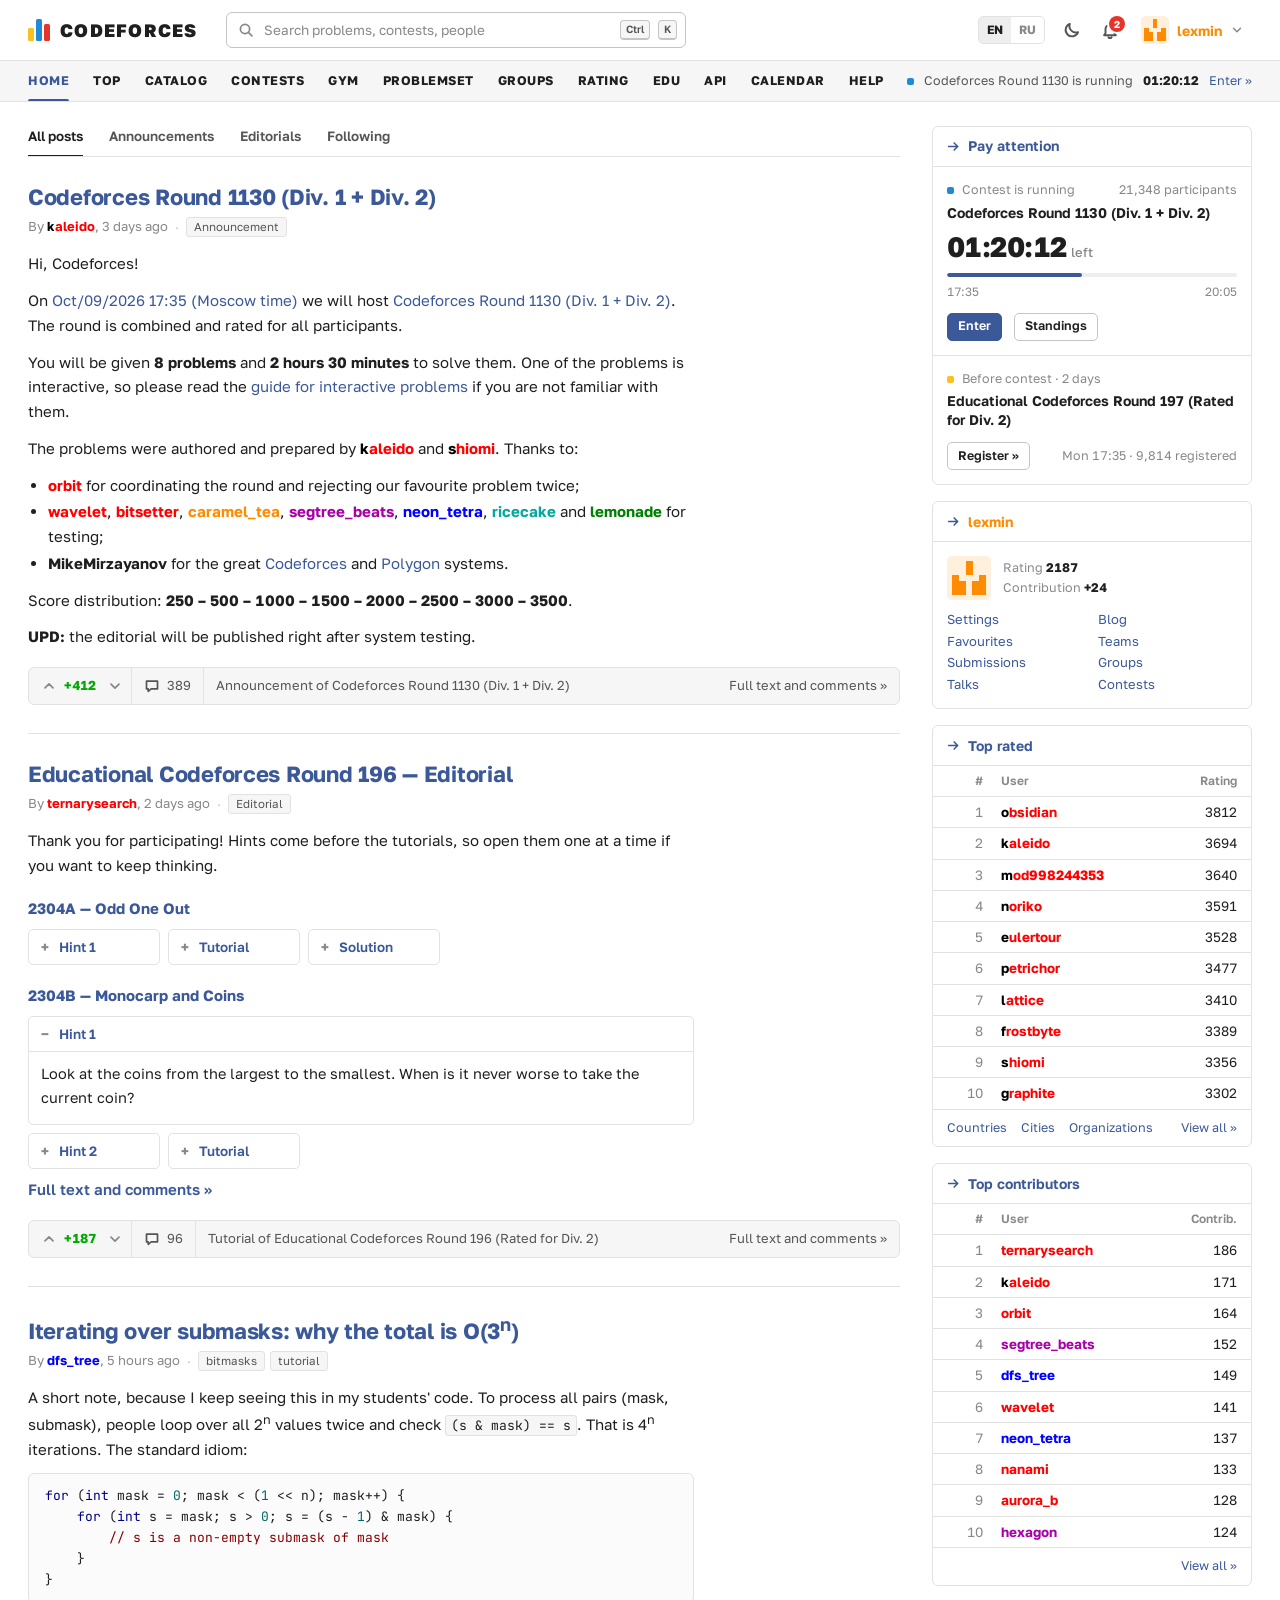
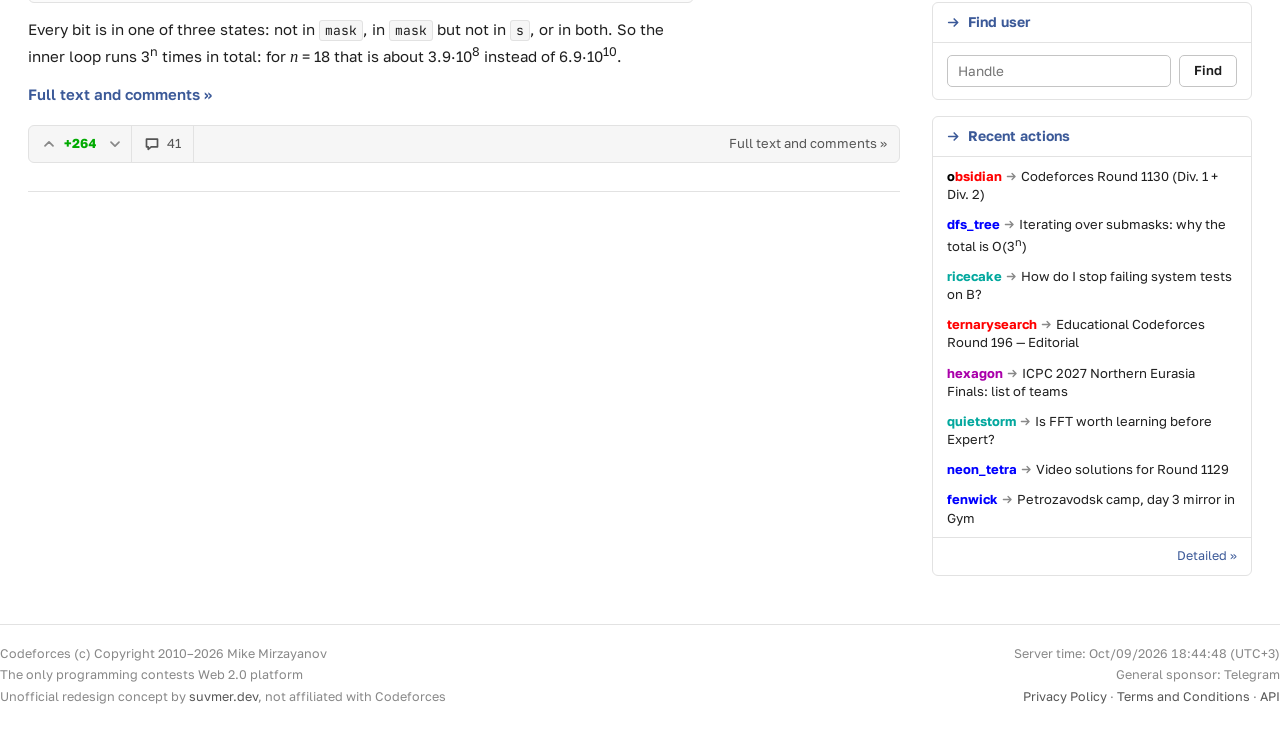
<file: index.html>
<!doctype html>
<html lang="en">
<head>
<meta charset="utf-8">
<meta name="viewport" content="width=device-width, initial-scale=1">
<title>Codeforces</title>
<link rel="stylesheet" href="assets/cf.css">
<script src="assets/shell.js"></script>
</head>
<body data-page="home">
<div id="top"></div>

<main class="wrap page">
  <div class="cols">
    <div class="feed">
      <nav class="feed-tabs" aria-label="Feed">
        <a class="on" href="#">All posts</a>
        <a href="#">Announcements</a>
        <a href="#">Editorials</a>
        <a href="#">Following</a>
      </nav>

      <article class="post">
        <h2 class="post-title"><a href="#">Codeforces Round 1130 (Div. 1 + Div. 2)</a></h2>
        <div class="post-meta">By <a class="u">kaleido</a>, 3 days ago <span class="sep">·</span> <span class="tag">Announcement</span></div>
        <div class="prose">
          <p>Hi, Codeforces!</p>
          <p>On <a href="#">Oct/09/2026 17:35 (Moscow time)</a> we will host <a href="contests.html">Codeforces Round 1130 (Div. 1 + Div. 2)</a>. The round is combined and rated for all participants.</p>
          <p>You will be given <b>8 problems</b> and <b>2 hours 30 minutes</b> to solve them. One of the problems is interactive, so please read the <a href="#">guide for interactive problems</a> if you are not familiar with them.</p>
          <p>The problems were authored and prepared by <a class="u">kaleido</a> and <a class="u">shiomi</a>. Thanks to:</p>
          <ul>
            <li><a class="u">orbit</a> for coordinating the round and rejecting our favourite problem twice;</li>
            <li><a class="u">wavelet</a>, <a class="u">bitsetter</a>, <a class="u">caramel_tea</a>, <a class="u">segtree_beats</a>, <a class="u">neon_tetra</a>, <a class="u">ricecake</a> and <a class="u">lemonade</a> for testing;</li>
            <li><a class="u admin" href="#">MikeMirzayanov</a> for the great <a href="#">Codeforces</a> and <a href="#">Polygon</a> systems.</li>
          </ul>
          <p>Score distribution: <b class="tnum">250 – 500 – 1000 – 1500 – 2000 – 2500 – 3000 – 3500</b>.</p>
          <p><b>UPD:</b> the editorial will be published right after system testing.</p>
        </div>
        <div class="post-foot">
          <div class="vote"><button aria-label="Upvote" data-icon="up"></button><b class="pos">+412</b><button aria-label="Downvote" data-icon="down"></button></div>
          <a href="#" data-icon="comment">389</a>
          <div class="grow"><a href="contests.html">Announcement of Codeforces Round 1130 (Div. 1 + Div. 2)</a></div>
          <a href="#">Full text and comments »</a>
        </div>
      </article>

      <article class="post">
        <h2 class="post-title"><a href="#">Educational Codeforces Round 196 — Editorial</a></h2>
        <div class="post-meta">By <a class="u">ternarysearch</a>, 2 days ago <span class="sep">·</span> <span class="tag">Editorial</span></div>
        <div class="prose">
          <p>Thank you for participating! Hints come before the tutorials, so open them one at a time if you want to keep thinking.</p>
          <h4><a href="problemset.html">2304A — Odd One Out</a></h4>
          <div class="spoilers">
            <details class="spoiler"><summary>Hint 1</summary><div class="sp"><p>How many distinct values can the array contain?</p></div></details>
            <details class="spoiler"><summary>Tutorial</summary><div class="sp"><p>Compare the first three elements to find the majority value, then scan for the element that differs.</p></div></details>
            <details class="spoiler"><summary>Solution</summary><div class="sp"><p>O(n) per test case.</p></div></details>
          </div>
          <h4><a href="problemset.html">2304B — Monocarp and Coins</a></h4>
          <div class="spoilers">
            <details class="spoiler" open><summary>Hint 1</summary><div class="sp"><p>Look at the coins from the largest to the smallest. When is it never worse to take the current coin?</p></div></details>
            <details class="spoiler"><summary>Hint 2</summary><div class="sp"><p>An exchange argument works here.</p></div></details>
            <details class="spoiler"><summary>Tutorial</summary><div class="sp"><p>Sort, then take greedily.</p></div></details>
          </div>
          <p><a class="more" href="#">Full text and comments »</a></p>
        </div>
        <div class="post-foot">
          <div class="vote"><button aria-label="Upvote" data-icon="up"></button><b class="pos">+187</b><button aria-label="Downvote" data-icon="down"></button></div>
          <a href="#" data-icon="comment">96</a>
          <div class="grow"><a href="contests.html">Tutorial of Educational Codeforces Round 196 (Rated for Div. 2)</a></div>
          <a href="#">Full text and comments »</a>
        </div>
      </article>

      <article class="post">
        <h2 class="post-title"><a href="#">Iterating over submasks: why the total is O(3<sup>n</sup>)</a></h2>
        <div class="post-meta">By <a class="u">dfs_tree</a>, 5 hours ago <span class="sep">·</span> <span class="tag">bitmasks</span> <span class="tag">tutorial</span></div>
        <div class="prose">
          <p>A short note, because I keep seeing this in my students' code. To process all pairs (mask, submask), people loop over all 2<sup>n</sup> values twice and check <code>(s &amp; mask) == s</code>. That is 4<sup>n</sup> iterations. The standard idiom:</p>
<pre class="codeblock" data-code>for (int mask = 0; mask &lt; (1 &lt;&lt; n); mask++) {
    for (int s = mask; s &gt; 0; s = (s - 1) &amp; mask) {
        // s is a non-empty submask of mask
    }
}</pre>
          <p>Every bit is in one of three states: not in <code>mask</code>, in <code>mask</code> but not in <code>s</code>, or in both. So the inner loop runs 3<sup>n</sup> times in total: for <i class="v">n</i> = 18 that is about 3.9·10<sup>8</sup> instead of 6.9·10<sup>10</sup>.</p>
          <p><a class="more" href="#">Full text and comments »</a></p>
        </div>
        <div class="post-foot">
          <div class="vote"><button aria-label="Upvote" data-icon="up"></button><b class="pos">+264</b><button aria-label="Downvote" data-icon="down"></button></div>
          <a href="#" data-icon="comment">41</a>
          <div class="grow"></div>
          <a href="#">Full text and comments »</a>
        </div>
      </article>
    </div>

    <aside class="aside">
      <section class="box">
        <h3 class="cap">Pay attention</h3>
        <div class="watch">
          <div class="watch-k"><span class="dot"></span>Contest is running <span class="push tnum">21,348 participants</span></div>
          <a class="watch-t" href="problem.html">Codeforces Round 1130 (Div. 1 + Div. 2)</a>
          <div class="clock"><span data-left="4813">01:20:13</span><small>left</small></div>
          <div class="bar"><i style="width:46.5%"></i></div>
          <div class="watch-meta"><span>17:35</span><span>20:05</span></div>
          <div class="watch-act"><a class="btn btn-p btn-sm" href="problem.html">Enter</a><a class="btn btn-sm" href="standings.html">Standings</a></div>
        </div>
        <div class="watch">
          <div class="watch-k"><span class="dot y"></span>Before contest · 2 days</div>
          <a class="watch-t" href="contests.html">Educational Codeforces Round 197 (Rated for Div. 2)</a>
          <div class="watch-act"><a class="btn btn-sm" href="contests.html">Register »</a><span class="push tnum">Mon 17:35 · 9,814 registered</span></div>
        </div>
      </section>

      <section class="box">
        <h3 class="cap"><a class="u">lexmin</a></h3>
        <div class="mebox">
          <span class="ava" data-ava="lexmin"></span>
          <div class="mebox-stats">Rating <b>2187</b><br>Contribution <b>+24</b></div>
        </div>
        <div class="melinks">
          <a href="#">Settings</a><a href="#">Blog</a><a href="#">Favourites</a><a href="#">Teams</a>
          <a href="#">Submissions</a><a href="#">Groups</a><a href="#">Talks</a><a href="contests.html">Contests</a>
        </div>
      </section>

      <section class="box">
        <h3 class="cap">Top rated</h3>
        <table class="tbl compact">
          <thead><tr><th class="num">#</th><th>User</th><th class="num">Rating</th></tr></thead>
          <tbody>
            <tr><td class="num muted">1</td><td><a class="u">obsidian</a></td><td class="num">3812</td></tr>
            <tr><td class="num muted">2</td><td><a class="u">kaleido</a></td><td class="num">3694</td></tr>
            <tr><td class="num muted">3</td><td><a class="u">mod998244353</a></td><td class="num">3640</td></tr>
            <tr><td class="num muted">4</td><td><a class="u">noriko</a></td><td class="num">3591</td></tr>
            <tr><td class="num muted">5</td><td><a class="u">eulertour</a></td><td class="num">3528</td></tr>
            <tr><td class="num muted">6</td><td><a class="u">petrichor</a></td><td class="num">3477</td></tr>
            <tr><td class="num muted">7</td><td><a class="u">lattice</a></td><td class="num">3410</td></tr>
            <tr><td class="num muted">8</td><td><a class="u">frostbyte</a></td><td class="num">3389</td></tr>
            <tr><td class="num muted">9</td><td><a class="u">shiomi</a></td><td class="num">3356</td></tr>
            <tr><td class="num muted">10</td><td><a class="u">graphite</a></td><td class="num">3302</td></tr>
          </tbody>
        </table>
        <div class="box-foot"><a href="#">Countries</a><a href="#">Cities</a><a href="#">Organizations</a><a class="push" href="#">View all »</a></div>
      </section>

      <section class="box">
        <h3 class="cap">Top contributors</h3>
        <table class="tbl compact">
          <thead><tr><th class="num">#</th><th>User</th><th class="num">Contrib.</th></tr></thead>
          <tbody>
            <tr><td class="num muted">1</td><td><a class="u">ternarysearch</a></td><td class="num">186</td></tr>
            <tr><td class="num muted">2</td><td><a class="u">kaleido</a></td><td class="num">171</td></tr>
            <tr><td class="num muted">3</td><td><a class="u">orbit</a></td><td class="num">164</td></tr>
            <tr><td class="num muted">4</td><td><a class="u">segtree_beats</a></td><td class="num">152</td></tr>
            <tr><td class="num muted">5</td><td><a class="u">dfs_tree</a></td><td class="num">149</td></tr>
            <tr><td class="num muted">6</td><td><a class="u">wavelet</a></td><td class="num">141</td></tr>
            <tr><td class="num muted">7</td><td><a class="u">neon_tetra</a></td><td class="num">137</td></tr>
            <tr><td class="num muted">8</td><td><a class="u">nanami</a></td><td class="num">133</td></tr>
            <tr><td class="num muted">9</td><td><a class="u">aurora_b</a></td><td class="num">128</td></tr>
            <tr><td class="num muted">10</td><td><a class="u">hexagon</a></td><td class="num">124</td></tr>
          </tbody>
        </table>
        <div class="box-foot"><a class="push" href="#">View all »</a></div>
      </section>

      <section class="box">
        <h3 class="cap">Find user</h3>
        <form class="find" onsubmit="return false"><input class="input" placeholder="Handle" aria-label="Handle"><button class="btn">Find</button></form>
      </section>

      <section class="box">
        <h3 class="cap">Recent actions</h3>
        <ul class="ra">
          <li><a class="u">obsidian</a><span class="ar"></span><a href="#">Codeforces Round 1130 (Div. 1 + Div. 2)</a></li>
          <li><a class="u">dfs_tree</a><span class="ar"></span><a href="#">Iterating over submasks: why the total is O(3<sup>n</sup>)</a></li>
          <li><a class="u">ricecake</a><span class="ar"></span><a href="#">How do I stop failing system tests on B?</a></li>
          <li><a class="u">ternarysearch</a><span class="ar"></span><a href="#">Educational Codeforces Round 196 — Editorial</a></li>
          <li><a class="u">hexagon</a><span class="ar"></span><a href="#">ICPC 2027 Northern Eurasia Finals: list of teams</a></li>
          <li><a class="u">quietstorm</a><span class="ar"></span><a href="#">Is FFT worth learning before Expert?</a></li>
          <li><a class="u">neon_tetra</a><span class="ar"></span><a href="#">Video solutions for Round 1129</a></li>
          <li><a class="u">fenwick</a><span class="ar"></span><a href="#">Petrozavodsk camp, day 3 mirror in Gym</a></li>
        </ul>
        <div class="box-foot"><a class="push" href="#">Detailed »</a></div>
      </section>
    </aside>
  </div>
</main>

<div id="bottom"></div>
</body>
</html>
</file>
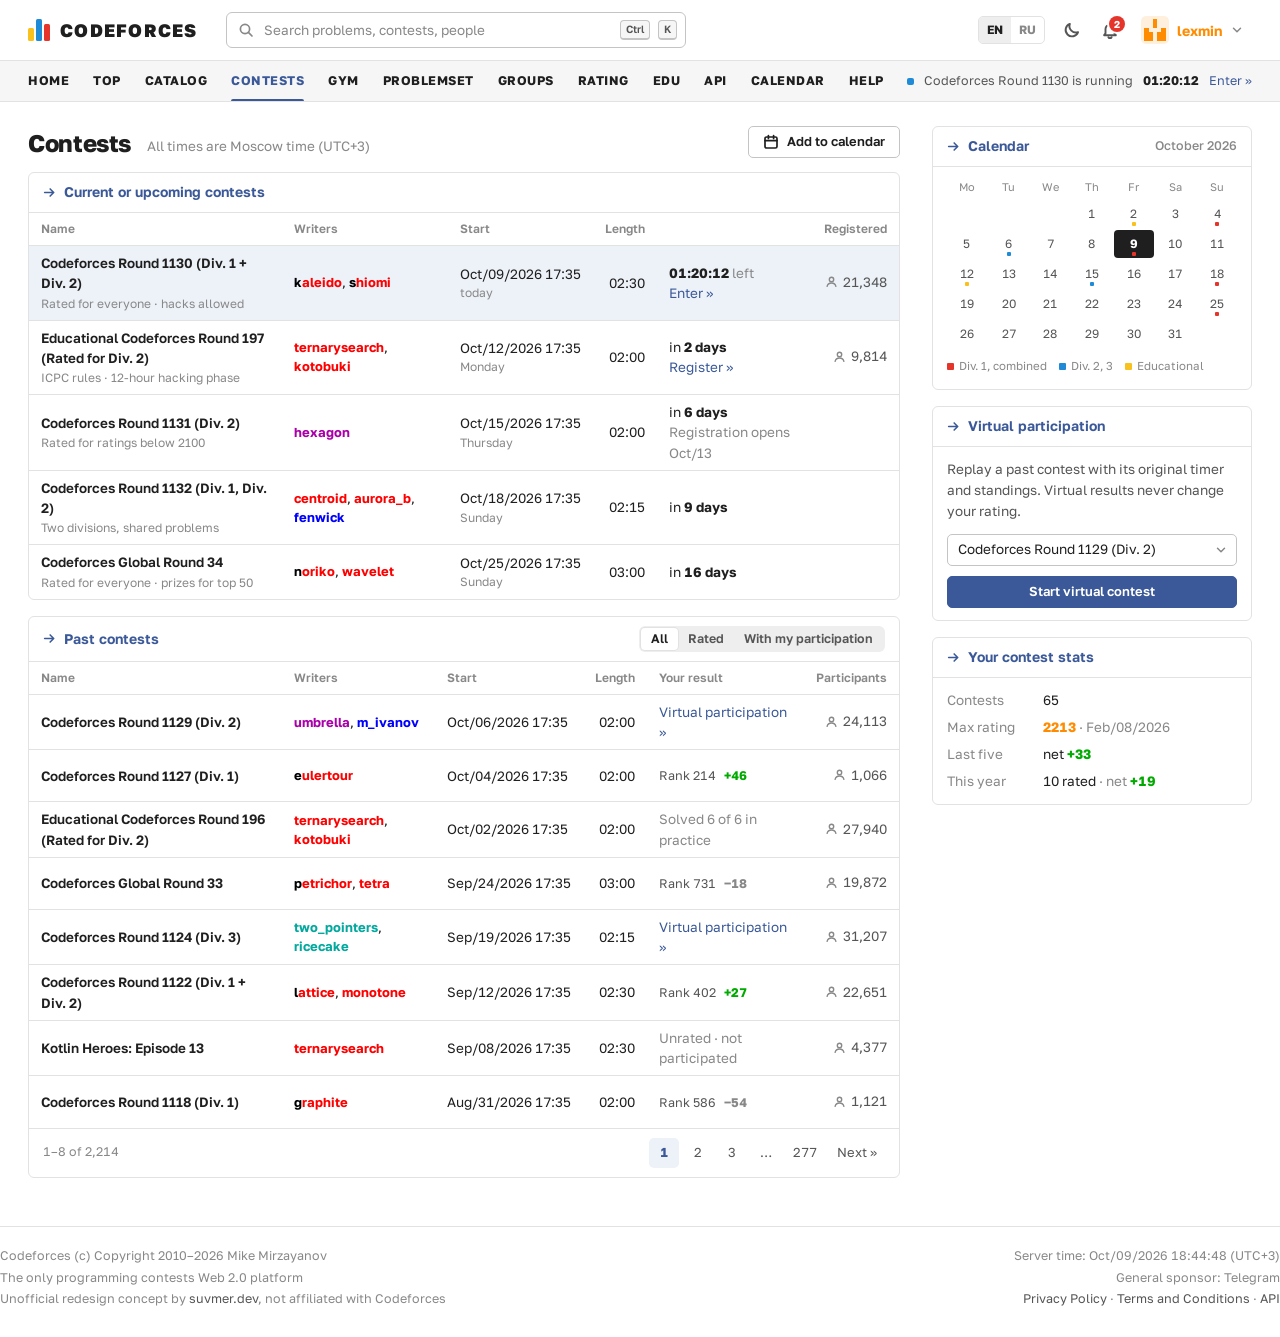
<file: contests.html>
<!doctype html>
<html lang="en">
<head>
<meta charset="utf-8">
<meta name="viewport" content="width=device-width, initial-scale=1">
<title>Contests — Codeforces</title>
<link rel="stylesheet" href="assets/cf.css">
<script src="assets/shell.js"></script>
</head>
<body data-page="contests">
<div id="top"></div>

<main class="wrap page">
  <div class="cols">
    <div>
      <div class="page-head">
        <h1 class="page-title">Contests</h1>
        <span class="page-sub">All times are Moscow time (UTC+3)</span>
        <a class="btn push" href="#" data-icon="cal">Add to calendar</a>
      </div>

      <section class="box">
        <h2 class="cap">Current or upcoming contests</h2>
        <table class="tbl ct">
          <thead><tr><th>Name</th><th>Writers</th><th>Start</th><th class="num">Length</th><th></th><th class="num">Registered</th></tr></thead>
          <tbody>
            <tr class="running">
              <td class="cn"><a href="problem.html">Codeforces Round 1130 (Div. 1 + Div. 2)</a><span class="sub">Rated for everyone · hacks allowed</span></td>
              <td class="writers"><a class="u">kaleido</a>, <a class="u">shiomi</a></td>
              <td class="when">Oct/09/2026 17:35<small>today</small></td>
              <td class="num">02:30</td>
              <td class="left"><b data-left="4813">01:20:13</b> <span class="muted">left</span><br><a href="problem.html">Enter »</a></td>
              <td class="num"><span class="reg" data-icon="user">21,348</span></td>
            </tr>
            <tr>
              <td class="cn"><a href="#">Educational Codeforces Round 197 (Rated for Div. 2)</a><span class="sub">ICPC rules · 12-hour hacking phase</span></td>
              <td class="writers"><a class="u">ternarysearch</a>, <a class="u">kotobuki</a></td>
              <td class="when">Oct/12/2026 17:35<small>Monday</small></td>
              <td class="num">02:00</td>
              <td class="left">in <b>2 days</b><br><a href="#">Register »</a></td>
              <td class="num"><span class="reg" data-icon="user">9,814</span></td>
            </tr>
            <tr>
              <td class="cn"><a href="#">Codeforces Round 1131 (Div. 2)</a><span class="sub">Rated for ratings below 2100</span></td>
              <td class="writers"><a class="u">hexagon</a></td>
              <td class="when">Oct/15/2026 17:35<small>Thursday</small></td>
              <td class="num">02:00</td>
              <td class="left">in <b>6 days</b><br><span class="muted">Registration opens Oct/13</span></td>
              <td class="num"></td>
            </tr>
            <tr>
              <td class="cn"><a href="#">Codeforces Round 1132 (Div. 1, Div. 2)</a><span class="sub">Two divisions, shared problems</span></td>
              <td class="writers"><a class="u">centroid</a>, <a class="u">aurora_b</a>, <a class="u">fenwick</a></td>
              <td class="when">Oct/18/2026 17:35<small>Sunday</small></td>
              <td class="num">02:15</td>
              <td class="left">in <b>9 days</b></td>
              <td class="num"></td>
            </tr>
            <tr>
              <td class="cn"><a href="#">Codeforces Global Round 34</a><span class="sub">Rated for everyone · prizes for top 50</span></td>
              <td class="writers"><a class="u">noriko</a>, <a class="u">wavelet</a></td>
              <td class="when">Oct/25/2026 17:35<small>Sunday</small></td>
              <td class="num">03:00</td>
              <td class="left">in <b>16 days</b></td>
              <td class="num"></td>
            </tr>
          </tbody>
        </table>
      </section>

      <section class="box" style="margin-top:16px">
        <h2 class="cap">Past contests
          <span class="cap-x"><span class="seg"><button class="on">All</button><button>Rated</button><button>With my participation</button></span></span>
        </h2>
        <table class="tbl ct">
          <thead><tr><th>Name</th><th>Writers</th><th>Start</th><th class="num">Length</th><th>Your result</th><th class="num">Participants</th></tr></thead>
          <tbody>
            <tr>
              <td class="cn"><a href="#">Codeforces Round 1129 (Div. 2)</a></td>
              <td class="writers"><a class="u">umbrella</a>, <a class="u">m_ivanov</a></td>
              <td class="when">Oct/06/2026 17:35</td>
              <td class="num">02:00</td>
              <td><a href="#">Virtual participation »</a></td>
              <td class="num"><span class="reg" data-icon="user">24,113</span></td>
            </tr>
            <tr>
              <td class="cn"><a href="standings.html">Codeforces Round 1127 (Div. 1)</a></td>
              <td class="writers"><a class="u">eulertour</a></td>
              <td class="when">Oct/04/2026 17:35</td>
              <td class="num">02:00</td>
              <td><span class="mine"><span class="rkv">Rank 214</span><span class="delta pos">+46</span></span></td>
              <td class="num"><span class="reg" data-icon="user">1,066</span></td>
            </tr>
            <tr>
              <td class="cn"><a href="#">Educational Codeforces Round 196 (Rated for Div. 2)</a></td>
              <td class="writers"><a class="u">ternarysearch</a>, <a class="u">kotobuki</a></td>
              <td class="when">Oct/02/2026 17:35</td>
              <td class="num">02:00</td>
              <td><span class="muted">Solved 6 of 6 in practice</span></td>
              <td class="num"><span class="reg" data-icon="user">27,940</span></td>
            </tr>
            <tr>
              <td class="cn"><a href="standings.html">Codeforces Global Round 33</a></td>
              <td class="writers"><a class="u">petrichor</a>, <a class="u">tetra</a></td>
              <td class="when">Sep/24/2026 17:35</td>
              <td class="num">03:00</td>
              <td><span class="mine"><span class="rkv">Rank 731</span><span class="delta neg">−18</span></span></td>
              <td class="num"><span class="reg" data-icon="user">19,872</span></td>
            </tr>
            <tr>
              <td class="cn"><a href="#">Codeforces Round 1124 (Div. 3)</a></td>
              <td class="writers"><a class="u">two_pointers</a>, <a class="u">ricecake</a></td>
              <td class="when">Sep/19/2026 17:35</td>
              <td class="num">02:15</td>
              <td><a href="#">Virtual participation »</a></td>
              <td class="num"><span class="reg" data-icon="user">31,207</span></td>
            </tr>
            <tr>
              <td class="cn"><a href="standings.html">Codeforces Round 1122 (Div. 1 + Div. 2)</a></td>
              <td class="writers"><a class="u">lattice</a>, <a class="u">monotone</a></td>
              <td class="when">Sep/12/2026 17:35</td>
              <td class="num">02:30</td>
              <td><span class="mine"><span class="rkv">Rank 402</span><span class="delta pos">+27</span></span></td>
              <td class="num"><span class="reg" data-icon="user">22,651</span></td>
            </tr>
            <tr>
              <td class="cn"><a href="#">Kotlin Heroes: Episode 13</a></td>
              <td class="writers"><a class="u">ternarysearch</a></td>
              <td class="when">Sep/08/2026 17:35</td>
              <td class="num">02:30</td>
              <td><span class="muted">Unrated · not participated</span></td>
              <td class="num"><span class="reg" data-icon="user">4,377</span></td>
            </tr>
            <tr>
              <td class="cn"><a href="standings.html">Codeforces Round 1118 (Div. 1)</a></td>
              <td class="writers"><a class="u">graphite</a></td>
              <td class="when">Aug/31/2026 17:35</td>
              <td class="num">02:00</td>
              <td><span class="mine"><span class="rkv">Rank 586</span><span class="delta neg">−54</span></span></td>
              <td class="num"><span class="reg" data-icon="user">1,121</span></td>
            </tr>
          </tbody>
        </table>
        <div class="box-foot"><span class="muted tnum">1–8 of 2,214</span><nav class="pager push"><span class="on">1</span><a href="#">2</a><a href="#">3</a><span>…</span><a href="#">277</a><a href="#">Next »</a></nav></div>
      </section>
    </div>

    <aside class="aside">
      <section class="box">
        <h3 class="cap">Calendar <span class="cap-x">October 2026</span></h3>
        <div class="cal">
          <div class="cal-g" id="cal"></div>
          <div class="cal-key"><span><i style="background:var(--logo-r)"></i>Div. 1, combined</span><span><i style="background:var(--logo-b)"></i>Div. 2, 3</span><span><i style="background:var(--logo-y)"></i>Educational</span></div>
        </div>
      </section>

      <section class="box">
        <h3 class="cap">Virtual participation</h3>
        <div class="box-body" style="font-size:13.5px;line-height:1.55">
          <p class="soft" style="margin-bottom:12px">Replay a past contest with its original timer and standings. Virtual results never change your rating.</p>
          <select class="select" aria-label="Contest"><option>Codeforces Round 1129 (Div. 2)</option></select>
          <button class="btn btn-p" style="margin-top:10px;width:100%">Start virtual contest</button>
        </div>
      </section>

      <section class="box">
        <h3 class="cap">Your contest stats</h3>
        <div class="box-body">
          <dl class="facts" style="margin:0;font-size:13.5px">
            <dt>Contests</dt><dd class="tnum">65</dd>
            <dt>Max rating</dt><dd class="tnum"><b class="r-master">2213</b> <span class="muted">· Feb/08/2026</span></dd>
            <dt>Last five</dt><dd>net <span class="delta pos">+33</span></dd>
            <dt>This year</dt><dd class="tnum">10 rated <span class="muted">· net</span> <span class="delta pos">+19</span></dd>
          </dl>
        </div>
      </section>
    </aside>
  </div>
</main>

<div id="bottom"></div>

<script>
document.addEventListener('DOMContentLoaded', () => {
  // October 2026 starts on a Thursday
  const kinds = { 2: 'edu', 4: 'div1', 6: 'has', 9: 'div1', 12: 'edu', 15: 'has', 18: 'div1', 25: 'div1' };
  const head = ['Mo', 'Tu', 'We', 'Th', 'Fr', 'Sa', 'Su'].map(d => `<span class="dn">${d}</span>`).join('');
  let cells = '';
  for (let i = 0; i < 3; i++) cells += '<span class="out">0</span>';
  for (let d = 1; d <= 31; d++) {
    const k = kinds[d];
    const cls = [d === 9 ? 'today' : '', k ? 'has' : '', k && k !== 'has' ? k : ''].filter(Boolean).join(' ');
    cells += `<span class="${cls}">${d}</span>`;
  }
  document.getElementById('cal').innerHTML = head + cells;
});
</script>
</body>
</html>
</file>
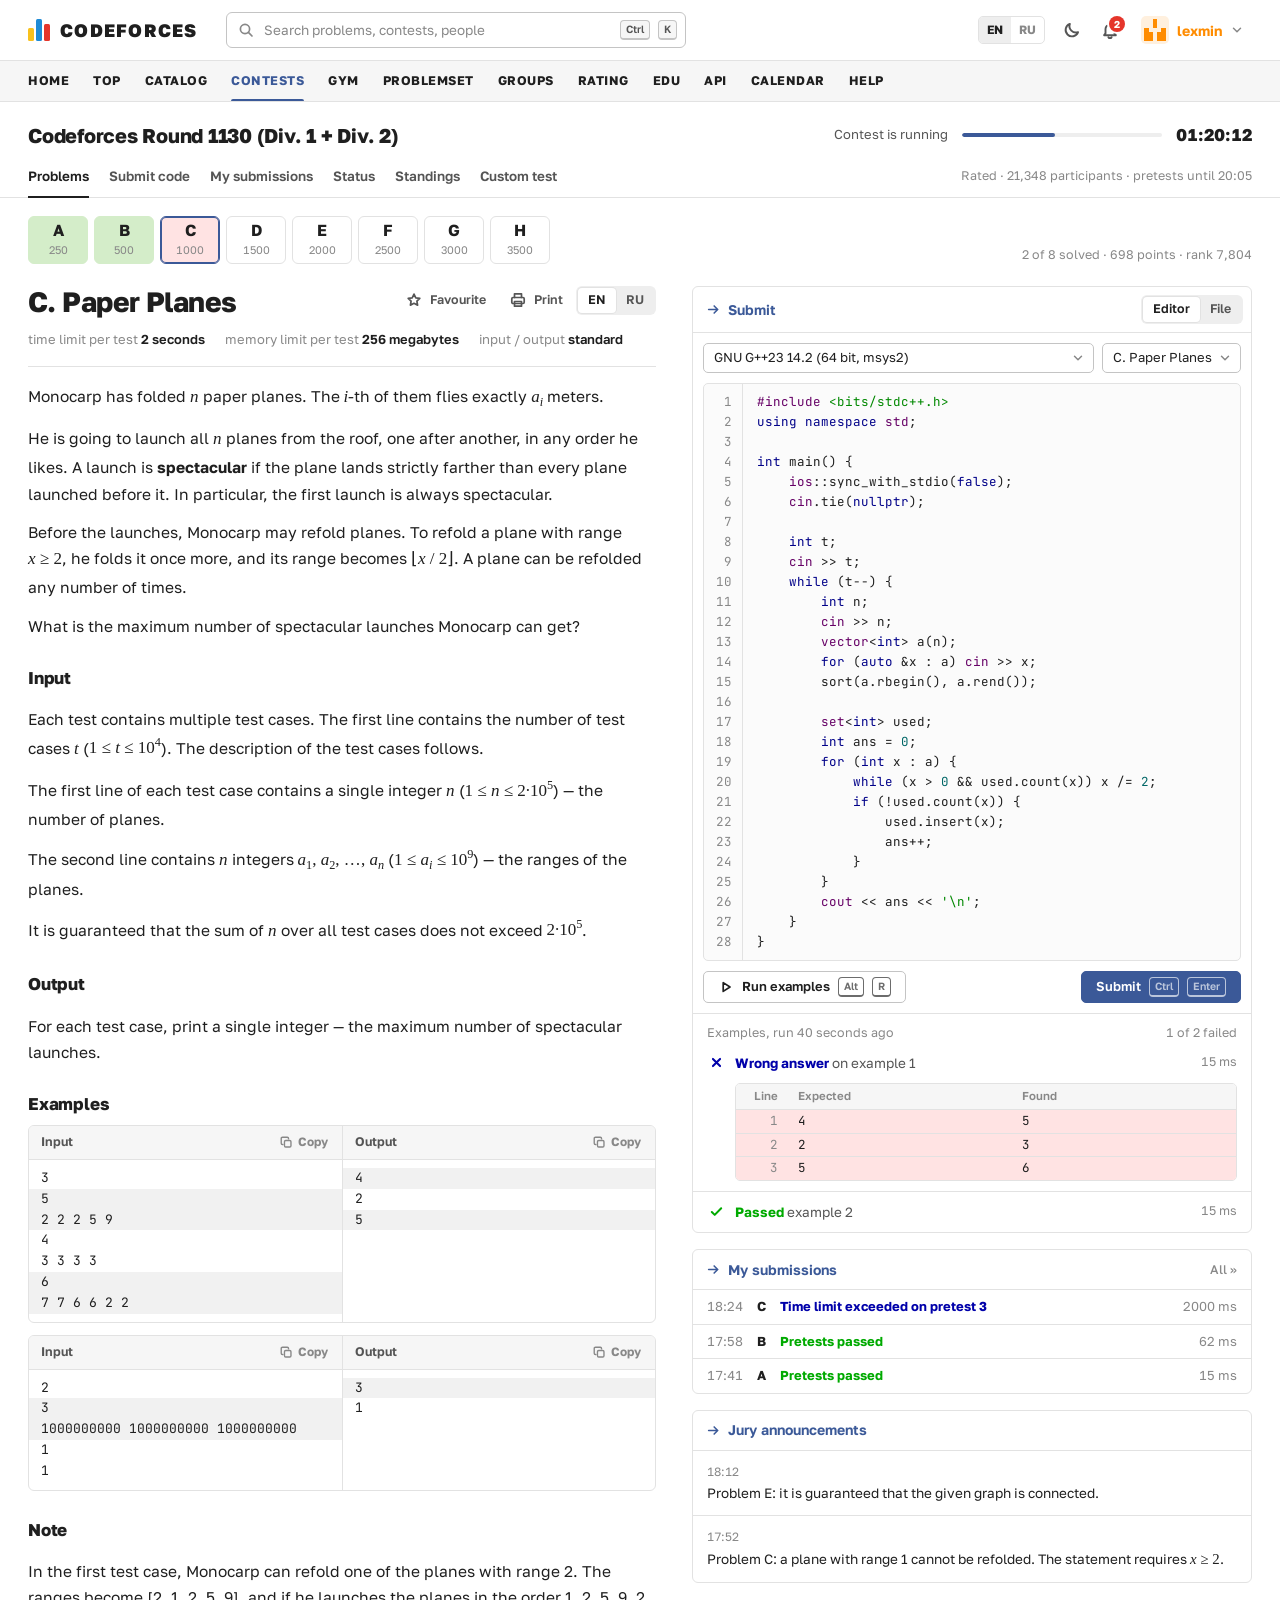
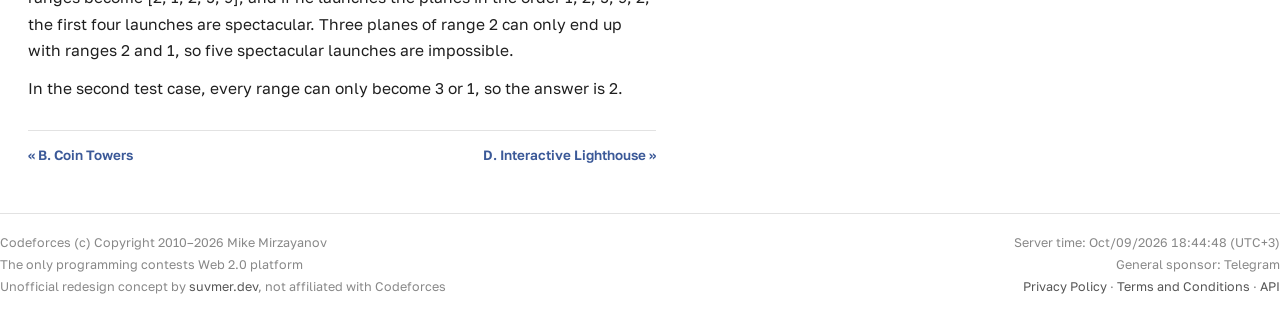
<file: problem.html>
<!doctype html>
<html lang="en">
<head>
<meta charset="utf-8">
<meta name="viewport" content="width=device-width, initial-scale=1">
<title>C. Paper Planes — Codeforces Round 1130</title>
<link rel="stylesheet" href="assets/cf.css">
<script src="assets/shell.js"></script>
</head>
<body data-page="contests" data-live="off">
<div id="top"></div>

<section class="cbar"><div class="wrap">
  <div class="cbar-top">
    <h1 class="cbar-name"><a href="contests.html">Codeforces Round 1130 (Div. 1 + Div. 2)</a></h1>
    <div class="phase">
      <span>Contest is running</span>
      <span class="bar"><i style="width:46.5%"></i></span>
      <b data-left="4813">01:20:13</b>
    </div>
  </div>
  <nav class="subnav" aria-label="Contest">
    <a class="on" href="problem.html">Problems</a>
    <a href="#">Submit code</a>
    <a href="#">My submissions</a>
    <a href="#">Status</a>
    <a href="standings.html">Standings</a>
    <a href="#">Custom test</a>
    <span class="meta">Rated · 21,348 participants · pretests until 20:05</span>
  </nav>
</div></section>

<main class="wrap page" style="padding-top:0">
  <nav class="pstrip" aria-label="Problems">
    <a class="solved" href="#" title="A. Odd Socks — pretests passed"><b>A</b><small>250</small></a>
    <a class="solved" href="#" title="B. Coin Towers — pretests passed"><b>B</b><small>500</small></a>
    <a class="tried on" id="tile-c" href="#" aria-current="page" title="C. Paper Planes — 1 rejected attempt"><b>C</b><small>1000</small></a>
    <a href="#" title="D. Interactive Lighthouse"><b>D</b><small>1500</small></a>
    <a href="#" title="E. Bridges and Tolls"><b>E</b><small>2000</small></a>
    <a href="#" title="F. Counting Palindromic Cuts"><b>F</b><small>2500</small></a>
    <a href="#" title="G. Persistent Forest"><b>G</b><small>3000</small></a>
    <a href="#" title="H. Space Telegraph"><b>H</b><small>3500</small></a>
    <span class="note tnum" id="pnote">2 of 8 solved · 698 points · rank 7,804</span>
  </nav>

  <div class="pgrid">
    <article class="statement">
      <div class="p-headline">
        <h2 class="p-title">C. Paper Planes</h2>
        <div class="p-actions">
          <button class="btn btn-ghost btn-sm" data-icon="star">Favourite</button>
          <button class="btn btn-ghost btn-sm" data-icon="print">Print</button>
          <div class="seg"><button class="on">EN</button><button>RU</button></div>
        </div>
      </div>
      <div class="limits">
        <span>time limit per test <b>2 seconds</b></span>
        <span>memory limit per test <b>256 megabytes</b></span>
        <span>input / output <b>standard</b></span>
      </div>

      <div class="prose">
        <p>Monocarp has folded <i class="v">n</i> paper planes. The <i class="v">i</i>-th of them flies exactly <span class="mx"><i>a</i><sub><i>i</i></sub></span> meters.</p>
        <p>He is going to launch all <i class="v">n</i> planes from the roof, one after another, in any order he likes. A launch is <b>spectacular</b> if the plane lands strictly farther than every plane launched before it. In particular, the first launch is always spectacular.</p>
        <p>Before the launches, Monocarp may refold planes. To refold a plane with range <span class="mx"><i>x</i> ≥ 2</span>, he folds it once more, and its range becomes <span class="mx">⌊<i>x</i> / 2⌋</span>. A plane can be refolded any number of times.</p>
        <p>What is the maximum number of spectacular launches Monocarp can get?</p>
      </div>

      <h3 class="sec-h">Input</h3>
      <div class="prose">
        <p>Each test contains multiple test cases. The first line contains the number of test cases <i class="v">t</i> (<span class="mx">1 ≤ <i>t</i> ≤ 10<sup>4</sup></span>). The description of the test cases follows.</p>
        <p>The first line of each test case contains a single integer <i class="v">n</i> (<span class="mx">1 ≤ <i>n</i> ≤ 2·10<sup>5</sup></span>) — the number of planes.</p>
        <p>The second line contains <i class="v">n</i> integers <span class="mx"><i>a</i><sub>1</sub>, <i>a</i><sub>2</sub>, …, <i>a</i><sub><i>n</i></sub></span> (<span class="mx">1 ≤ <i>a</i><sub><i>i</i></sub> ≤ 10<sup>9</sup></span>) — the ranges of the planes.</p>
        <p>It is guaranteed that the sum of <i class="v">n</i> over all test cases does not exceed <span class="mx">2·10<sup>5</sup></span>.</p>
      </div>

      <h3 class="sec-h">Output</h3>
      <div class="prose"><p>For each test case, print a single integer — the maximum number of spectacular launches.</p></div>

      <h3 class="sec-h">Examples</h3>
      <div class="ex">
        <div class="ex-col">
          <div class="ex-h">Input <button class="copy" data-copy="ex1-in" data-icon="copy"><b>Copy</b></button></div>
          <pre id="ex1-in"><span>3</span><span class="alt">5</span><span class="alt">2 2 2 5 9</span><span>4</span><span>3 3 3 3</span><span class="alt">6</span><span class="alt">7 7 6 6 2 2</span></pre>
        </div>
        <div class="ex-col">
          <div class="ex-h">Output <button class="copy" data-copy="ex1-out" data-icon="copy"><b>Copy</b></button></div>
          <pre id="ex1-out"><span class="alt">4</span><span>2</span><span class="alt">5</span></pre>
        </div>
      </div>
      <div class="ex">
        <div class="ex-col">
          <div class="ex-h">Input <button class="copy" data-copy="ex2-in" data-icon="copy"><b>Copy</b></button></div>
          <pre id="ex2-in"><span>2</span><span class="alt">3</span><span class="alt">1000000000 1000000000 1000000000</span><span>1</span><span>1</span></pre>
        </div>
        <div class="ex-col">
          <div class="ex-h">Output <button class="copy" data-copy="ex2-out" data-icon="copy"><b>Copy</b></button></div>
          <pre id="ex2-out"><span class="alt">3</span><span>1</span></pre>
        </div>
      </div>

      <h3 class="sec-h">Note</h3>
      <div class="prose">
        <p>In the first test case, Monocarp can refold one of the planes with range 2. The ranges become [2, 1, 2, 5, 9], and if he launches the planes in the order 1, 2, 5, 9, 2, the first four launches are spectacular. Three planes of range 2 can only end up with ranges 2 and 1, so five spectacular launches are impossible.</p>
        <p>In the second test case, every range can only become 3 or 1, so the answer is 2.</p>
      </div>

      <div class="p-nav"><a href="#">« B. Coin Towers</a><a href="#">D. Interactive Lighthouse »</a></div>
    </article>

    <div class="side">
      <section class="ed">
        <div class="ed-top"><span class="t">Submit</span><div class="seg push"><button class="on">Editor</button><button>File</button></div></div>
        <div class="ed-opts">
          <select class="select" aria-label="Language"><option>GNU G++23 14.2 (64 bit, msys2)</option><option>Python 3.13</option><option>Rust 1.89 (2024)</option></select>
          <select class="select" style="width:150px" aria-label="Problem"><option>C. Paper Planes</option></select>
        </div>
        <div class="code"><div class="ln" id="ln"></div><pre id="src" data-code contenteditable="plaintext-only" spellcheck="false" aria-label="Source code">#include &lt;bits/stdc++.h&gt;
using namespace std;

int main() {
    ios::sync_with_stdio(false);
    cin.tie(nullptr);

    int t;
    cin &gt;&gt; t;
    while (t--) {
        int n;
        cin &gt;&gt; n;
        vector&lt;int&gt; a(n);
        for (auto &amp;x : a) cin &gt;&gt; x;
        sort(a.rbegin(), a.rend());

        set&lt;int&gt; used;
        int ans = 0;
        for (int x : a) {
            while (x &gt; 0 &amp;&amp; used.count(x)) x /= 2;
            if (!used.count(x)) {
                used.insert(x);
                ans++;
            }
        }
        cout &lt;&lt; ans &lt;&lt; '\n';
    }
}</pre></div>
        <div class="ed-act">
          <button class="btn" id="run" data-icon="play">Run examples <kbd>Alt</kbd><kbd>R</kbd></button>
          <button class="btn btn-p push" id="submit">Submit <kbd>Ctrl</kbd><kbd>Enter</kbd></button>
        </div>
        <div class="runs" id="runs" aria-live="polite"></div>
      </section>

      <section class="box">
        <h3 class="cap">My submissions <a class="cap-x" href="#">All »</a></h3>
        <table class="subs"><tbody id="subs">
          <tr><td class="tm">18:24</td><td class="pl">C</td><td class="res"><span class="rej">Time limit exceeded on pretest 3</span></td><td class="rt">2000 ms</td></tr>
          <tr><td class="tm">17:58</td><td class="pl">B</td><td class="res"><span class="ok">Pretests passed</span></td><td class="rt">62 ms</td></tr>
          <tr><td class="tm">17:41</td><td class="pl">A</td><td class="res"><span class="ok">Pretests passed</span></td><td class="rt">15 ms</td></tr>
        </tbody></table>
      </section>

      <section class="box">
        <h3 class="cap">Jury announcements</h3>
        <div class="jury"><time>18:12</time>Problem E: it is guaranteed that the given graph is connected.</div>
        <div class="jury"><time>17:52</time>Problem C: a plane with range 1 cannot be refolded. The statement requires <span class="mx"><i>x</i> ≥ 2</span>.</div>
      </section>
    </div>
  </div>
</main>

<div id="bottom"></div>

<script>
document.addEventListener('DOMContentLoaded', () => {
  const { ic, hl, NOW, pad, still } = CF;
  const src = document.getElementById('src');
  const ln = document.getElementById('ln');
  const runsEl = document.getElementById('runs');
  const subs = document.getElementById('subs');
  const tile = document.getElementById('tile-c');
  const note = document.getElementById('pnote');
  const ORIGINAL = src.textContent.split('\n');
  const loadedAt = Date.now();

  // line numbers; lines changed since the page loaded get a bar in the gutter
  const gutter = () => {
    const lines = src.textContent.split('\n');
    ln.innerHTML = lines.map((l, i) => `<span${l !== ORIGINAL[i] ? ' class="chg"' : ''}>${i + 1}</span>`).join('');
  };
  gutter();
  src.addEventListener('input', gutter);
  src.addEventListener('blur', () => { src.innerHTML = hl(src.textContent).join('\n'); gutter(); });

  // the demo judge understands one thing: the loop bound in the sample solution
  const bound = () => {
    const m = src.textContent.match(/while\s*\(\s*x\s*>\s*(\d+)\s*&&\s*used\.count\(\s*x\s*\)\s*\)\s*x\s*\/=\s*2\s*;/);
    return m ? +m[1] : null;
  };
  const solve = (arr, k) => {
    const a = [...arr].sort((p, q) => q - p);
    const used = new Set();
    let ans = 0;
    for (let x of a) {
      while (x > k && used.has(x)) x = Math.floor(x / 2);
      if (!used.has(x)) { used.add(x); ans++; }
    }
    return ans;
  };
  const EXAMPLES = [
    { tests: [[2, 2, 2, 5, 9], [3, 3, 3, 3], [7, 7, 6, 6, 2, 2]], out: [4, 2, 5], ms: 15 },
    { tests: [[1e9, 1e9, 1e9], [1]], out: [3, 1], ms: 15 },
  ];
  const judge = k => EXAMPLES.map(ex => {
    const found = ex.tests.map(a => solve(a, k));
    return { ...ex, found, ok: found.every((v, i) => v === ex.out[i]) };
  });

  const renderRuns = (results, when) => {
    const failed = results.filter(r => !r.ok).length;
    runsEl.innerHTML = `<div class="runs-h"><span>Examples, ${when}</span><span class="tnum">${failed ? `${failed} of ${results.length} failed` : 'all passed'}</span></div>`
      + results.map((r, i) => r.ok
        ? `<div class="run"><span class="st-ic ok">${ic.check}</span><div><span class="ok">Passed</span> <span class="soft">example ${i + 1}</span></div><span class="tm">${r.ms} ms</span></div>`
        : `<div class="run"><span class="st-ic rej">${ic.cross}</span><div><span class="rej">Wrong answer</span> <span class="soft">on example ${i + 1}</span></div><span class="tm">${r.ms} ms</span>
            <div class="diff"><div class="h n">Line</div><div class="h">Expected</div><div class="h">Found</div>${r.out.map((v, j) => {
              const bad = v !== r.found[j] ? 'bad' : '';
              return `<div class="n ${bad}">${j + 1}</div><div class="${bad}">${v}</div><div class="${bad}">${r.found[j]}</div>`;
            }).join('')}</div></div>`).join('');
  };
  renderRuns(judge(0), 'run 40 seconds ago');

  const run = () => {
    runsEl.classList.add('busy');
    setTimeout(() => {
      runsEl.classList.remove('busy');
      const k = bound();
      if (k == null) {
        runsEl.innerHTML = `<div class="runs-h"><span>Examples, run just now</span></div><div class="run"><span class="st-ic rej">${ic.cross}</span><div><span class="rej">Compilation error</span> <span class="soft">· the demo judge only runs the sample solution</span></div><span></span></div>`;
      } else {
        renderRuns(judge(k), 'run just now');
      }
    }, 450);
  };

  let testing = false;
  const submit = () => {
    if (testing) return;
    testing = true;
    const k = bound();
    const fails = k == null || judge(k).some(r => !r.ok);
    const d = new Date(NOW + (still ? 0 : Date.now() - loadedAt) + 3 * 3600e3);
    const tr = document.createElement('tr');
    tr.className = 'new';
    tr.innerHTML = `<td class="tm">${pad(d.getUTCHours())}:${pad(d.getUTCMinutes())}</td><td class="pl">C</td><td class="res"><span class="wait">In queue</span></td><td class="rt"></td>`;
    subs.prepend(tr);
    const res = tr.querySelector('.res');
    const rt = tr.querySelector('.rt');
    const TOTAL = 14;
    let n = 0;
    const step = () => {
      n++;
      if (k == null) { res.innerHTML = '<span class="rej">Compilation error</span>'; testing = false; return; }
      if (fails) { res.innerHTML = '<span class="rej">Wrong answer on pretest 1</span>'; rt.textContent = '15 ms'; testing = false; return; }
      if (n > TOTAL) {
        res.innerHTML = '<span class="ok">Pretests passed</span>';
        rt.textContent = '46 ms';
        tile.classList.replace('tried', 'solved');
        tile.title = 'C. Paper Planes — pretests passed';
        note.textContent = '3 of 8 solved · 1,368 points · rank 4,206';
        testing = false;
        return;
      }
      res.innerHTML = `<span class="wait">Running on pretest ${n}</span><span class="tprog"><i style="width:${Math.round(n / TOTAL * 100)}%"></i></span>`;
      setTimeout(step, 420);
    };
    setTimeout(step, 600);
  };

  document.getElementById('run').addEventListener('click', run);
  document.getElementById('submit').addEventListener('click', submit);
  document.addEventListener('keydown', e => {
    if (e.altKey && e.code === 'KeyR') { e.preventDefault(); run(); }
    if ((e.ctrlKey || e.metaKey) && e.key === 'Enter') { e.preventDefault(); submit(); }
  });
});
</script>
</body>
</html>
</file>
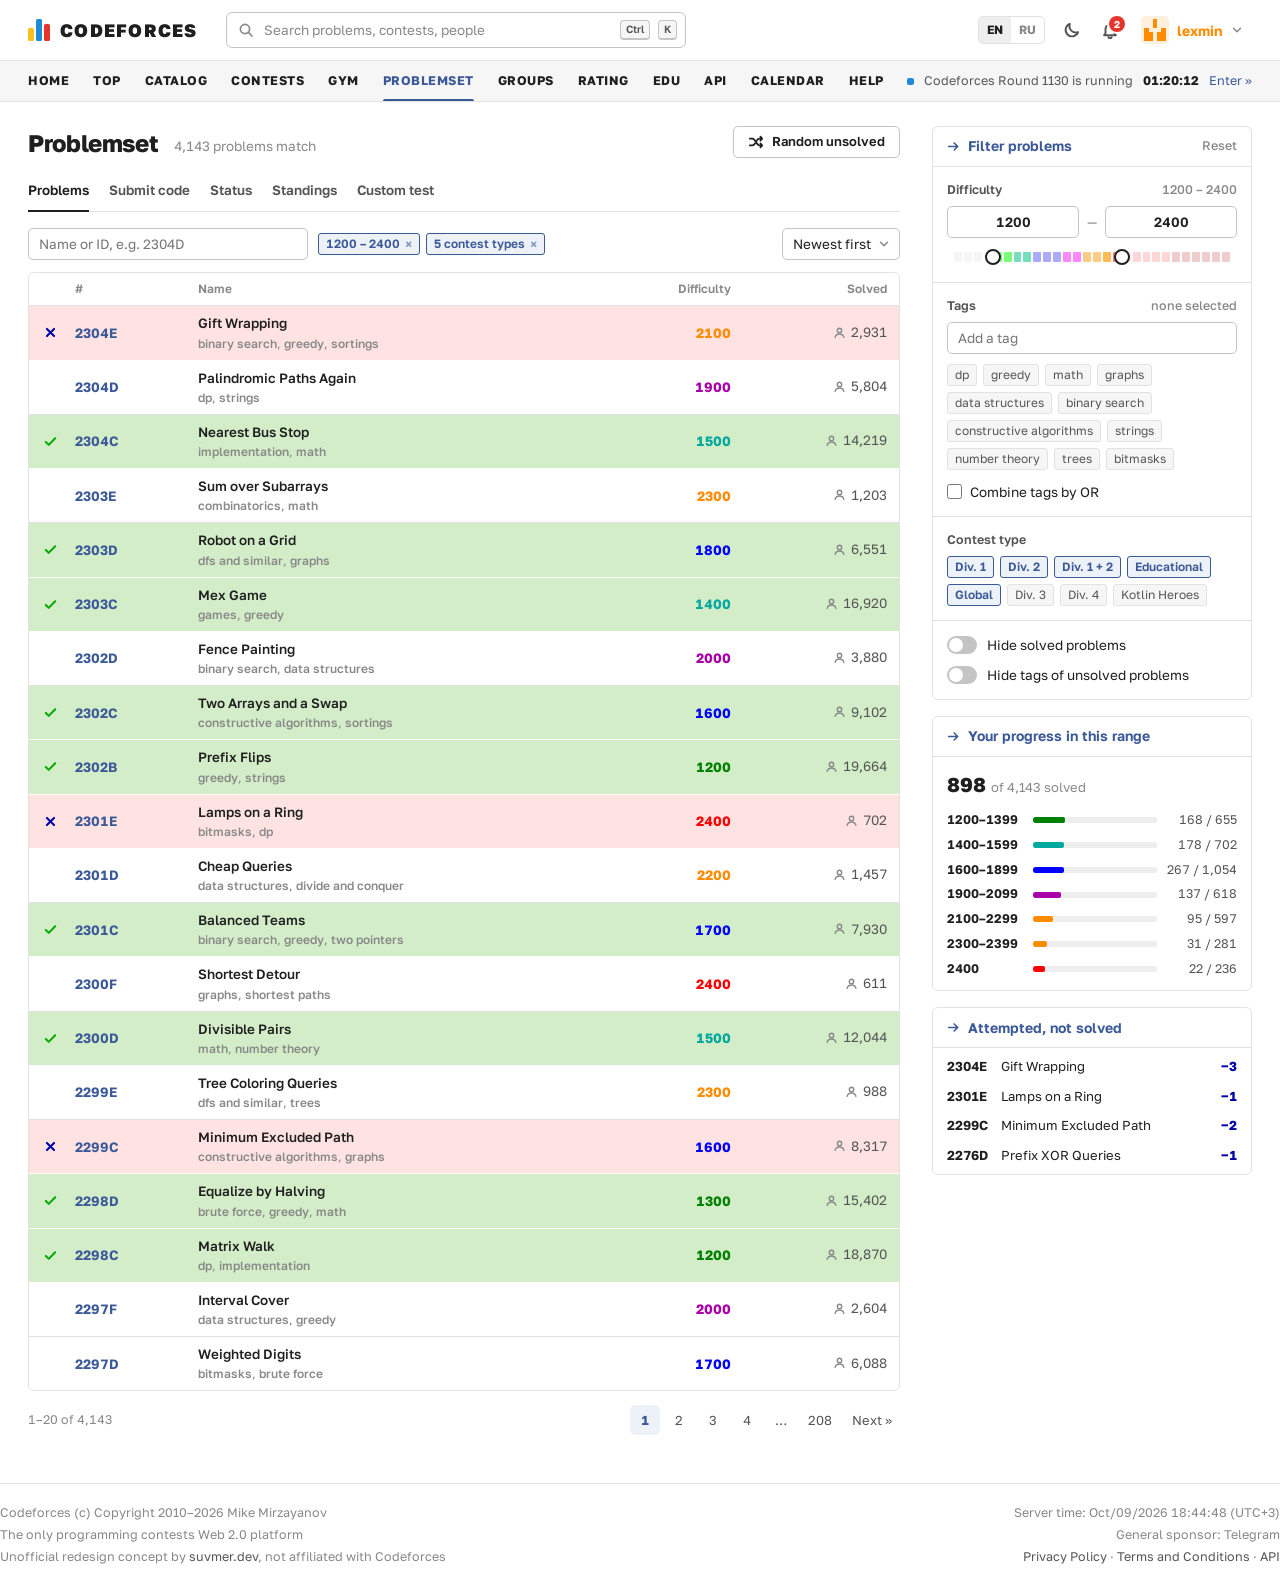
<file: problemset.html>
<!doctype html>
<html lang="en">
<head>
<meta charset="utf-8">
<meta name="viewport" content="width=device-width, initial-scale=1">
<title>Problemset — Codeforces</title>
<link rel="stylesheet" href="assets/cf.css">
<script src="assets/shell.js"></script>
</head>
<body data-page="problemset">
<div id="top"></div>

<main class="wrap page">
  <div class="cols">
    <div>
      <div class="page-head">
        <h1 class="page-title">Problemset</h1>
        <span class="page-sub tnum">4,143 problems match</span>
        <a class="btn push" href="problem.html" data-icon="shuffle">Random unsolved</a>
      </div>
      <div class="subnav-line">
        <nav class="subnav" aria-label="Problemset">
          <a class="on" href="problemset.html">Problems</a>
          <a href="#">Submit code</a>
          <a href="#">Status</a>
          <a href="#">Standings</a>
          <a href="#">Custom test</a>
        </nav>
      </div>

      <div class="ps-tools">
        <input class="input" placeholder="Name or ID, e.g. 2304D" aria-label="Find problem">
        <div class="applied">
          <span class="tag on tnum">1200 – 2400 <span class="x">×</span></span>
          <span class="tag on">5 contest types <span class="x">×</span></span>
        </div>
        <select class="select push" aria-label="Sort"><option>Newest first</option><option>Most solved</option><option>Easiest first</option></select>
      </div>

      <div class="box">
        <table class="tbl ps">
          <thead><tr><th aria-label="Status"></th><th>#</th><th>Name</th><th class="num">Difficulty</th><th class="num">Solved</th></tr></thead>
          <tbody id="rows"></tbody>
        </table>
      </div>

      <div class="st-foot">
        <span class="tnum">1–20 of 4,143</span>
        <nav class="pager"><span class="on">1</span><a href="#">2</a><a href="#">3</a><a href="#">4</a><span>…</span><a href="#">208</a><a href="#">Next »</a></nav>
      </div>
    </div>

    <aside class="aside">
      <section class="box">
        <h3 class="cap">Filter problems <a class="cap-x" href="#">Reset</a></h3>
        <div class="fgroup">
          <div class="label">Difficulty <span class="tnum">1200 – 2400</span></div>
          <div class="drange"><input class="input" value="1200" aria-label="From"><span class="muted">—</span><input class="input" value="2400" aria-label="To"></div>
          <div class="dstrip" id="dstrip"></div>
        </div>
        <div class="fgroup">
          <div class="label">Tags <span>none selected</span></div>
          <input class="input" placeholder="Add a tag" aria-label="Add a tag">
          <div class="tags" style="margin-top:10px">
            <a class="tag" href="#">dp</a><a class="tag" href="#">greedy</a><a class="tag" href="#">math</a><a class="tag" href="#">graphs</a>
            <a class="tag" href="#">data structures</a><a class="tag" href="#">binary search</a><a class="tag" href="#">constructive algorithms</a>
            <a class="tag" href="#">strings</a><a class="tag" href="#">number theory</a><a class="tag" href="#">trees</a><a class="tag" href="#">bitmasks</a>
          </div>
          <label class="check" style="margin-top:12px"><input type="checkbox"> Combine tags by OR</label>
        </div>
        <div class="fgroup">
          <div class="label">Contest type</div>
          <div class="tags">
            <a class="tag on" href="#">Div. 1</a><a class="tag on" href="#">Div. 2</a><a class="tag on" href="#">Div. 1 + 2</a><a class="tag on" href="#">Educational</a>
            <a class="tag on" href="#">Global</a><a class="tag" href="#">Div. 3</a><a class="tag" href="#">Div. 4</a><a class="tag" href="#">Kotlin Heroes</a>
          </div>
        </div>
        <div class="fgroup fstack">
          <label class="switch"><input type="checkbox"><span class="track"></span>Hide solved problems</label>
          <label class="switch"><input type="checkbox"><span class="track"></span>Hide tags of unsolved problems</label>
        </div>
      </section>

      <section class="box">
        <h3 class="cap">Your progress in this range</h3>
        <div class="cov-sum"><b class="tnum">898</b> of 4,143 solved</div>
        <div class="cov" id="cov"></div>
      </section>

      <section class="box">
        <h3 class="cap">Attempted, not solved</h3>
        <ul class="attempts">
          <li><span class="pid">2304E</span><a class="nm" href="problem.html">Gift Wrapping</a><span class="rej tnum">−3</span></li>
          <li><span class="pid">2301E</span><a class="nm" href="problem.html">Lamps on a Ring</a><span class="rej tnum">−1</span></li>
          <li><span class="pid">2299C</span><a class="nm" href="problem.html">Minimum Excluded Path</a><span class="rej tnum">−2</span></li>
          <li><span class="pid">2276D</span><a class="nm" href="problem.html">Prefix XOR Queries</a><span class="rej tnum">−1</span></li>
        </ul>
      </section>
    </aside>
  </div>
</main>

<div id="bottom"></div>

<script>
document.addEventListener('DOMContentLoaded', () => {
  const { rankOf, colorVar, ic } = CF;
  // id, name, tags, difficulty, solved by, my status
  const P = [
    ['2304E', 'Gift Wrapping', 'binary search, greedy, sortings', 2100, 2931, 'tried'],
    ['2304D', 'Palindromic Paths Again', 'dp, strings', 1900, 5804],
    ['2304C', 'Nearest Bus Stop', 'implementation, math', 1500, 14219, 'solved'],
    ['2303E', 'Sum over Subarrays', 'combinatorics, math', 2300, 1203],
    ['2303D', 'Robot on a Grid', 'dfs and similar, graphs', 1800, 6551, 'solved'],
    ['2303C', 'Mex Game', 'games, greedy', 1400, 16920, 'solved'],
    ['2302D', 'Fence Painting', 'binary search, data structures', 2000, 3880],
    ['2302C', 'Two Arrays and a Swap', 'constructive algorithms, sortings', 1600, 9102, 'solved'],
    ['2302B', 'Prefix Flips', 'greedy, strings', 1200, 19664, 'solved'],
    ['2301E', 'Lamps on a Ring', 'bitmasks, dp', 2400, 702, 'tried'],
    ['2301D', 'Cheap Queries', 'data structures, divide and conquer', 2200, 1457],
    ['2301C', 'Balanced Teams', 'binary search, greedy, two pointers', 1700, 7930, 'solved'],
    ['2300F', 'Shortest Detour', 'graphs, shortest paths', 2400, 611],
    ['2300D', 'Divisible Pairs', 'math, number theory', 1500, 12044, 'solved'],
    ['2299E', 'Tree Coloring Queries', 'dfs and similar, trees', 2300, 988],
    ['2299C', 'Minimum Excluded Path', 'constructive algorithms, graphs', 1600, 8317, 'tried'],
    ['2298D', 'Equalize by Halving', 'brute force, greedy, math', 1300, 15402, 'solved'],
    ['2298C', 'Matrix Walk', 'dp, implementation', 1200, 18870, 'solved'],
    ['2297F', 'Interval Cover', 'data structures, greedy', 2000, 2604],
    ['2297D', 'Weighted Digits', 'bitmasks, brute force', 1700, 6088],
  ];
  document.getElementById('rows').innerHTML = P.map(([id, name, tags, d, n, st]) => `
    <tr class="${st || ''}">
      <td>${st === 'solved' ? `<span class="st-ic ok" title="Solved">${ic.check}</span>` : st === 'tried' ? `<span class="st-ic rej" title="Attempted">${ic.cross}</span>` : ''}</td>
      <td class="pid"><a href="problem.html">${id}</a></td>
      <td class="pname"><a href="problem.html">${name}</a><div class="ptags">${tags.split(', ').map(t => `<a href="#">${t}</a>`).join(', ')}</div></td>
      <td class="num dval" style="color:${colorVar(rankOf(d)[1])}">${d}</td>
      <td class="num"><span class="solvedby">${ic.user}${n.toLocaleString('en-US')}</span></td>
    </tr>`).join('');

  // difficulty strip: one segment per 100 points, painted with the rating-graph band colors
  const band = d => d >= 3000 ? 'lgm' : d >= 2600 ? 'igm' : d >= 2400 ? 'gm' : d >= 2300 ? 'im' : d >= 2100 ? 'master'
    : d >= 1900 ? 'cm' : d >= 1600 ? 'expert' : d >= 1400 ? 'specialist' : d >= 1200 ? 'pupil' : 'newbie';
  const from = 1200, to = 2400, segs = [];
  for (let d = 800; d <= 3500; d += 100) segs.push(`<i class="${d < from || d > to ? 'off' : ''}" style="background:var(--band-${band(d)})" title="${d}"></i>`);
  const pos = d => ((d - 800) / 100 / segs.length * 100).toFixed(2);
  document.getElementById('dstrip').innerHTML =
    `<div class="dstrip-segs">${segs.join('')}</div><span class="knob" style="left:${pos(from)}%"></span><span class="knob" style="left:${pos(to + 100)}%"></span>`;

  const C = [['1200–1399', 1300, 168, 655], ['1400–1599', 1500, 178, 702], ['1600–1899', 1700, 267, 1054], ['1900–2099', 2000, 137, 618],
             ['2100–2299', 2200, 95, 597], ['2300–2399', 2300, 31, 281], ['2400', 2400, 22, 236]];
  document.getElementById('cov').innerHTML = C.map(([label, d, a, b]) => `
    <span class="rng">${label}</span>
    <span class="bar"><i style="width:${(a / b * 100).toFixed(1)}%;background:${colorVar(rankOf(d)[1])}"></i></span>
    <span class="cnt">${a} / ${b.toLocaleString('en-US')}</span>`).join('');
});
</script>
</body>
</html>
</file>
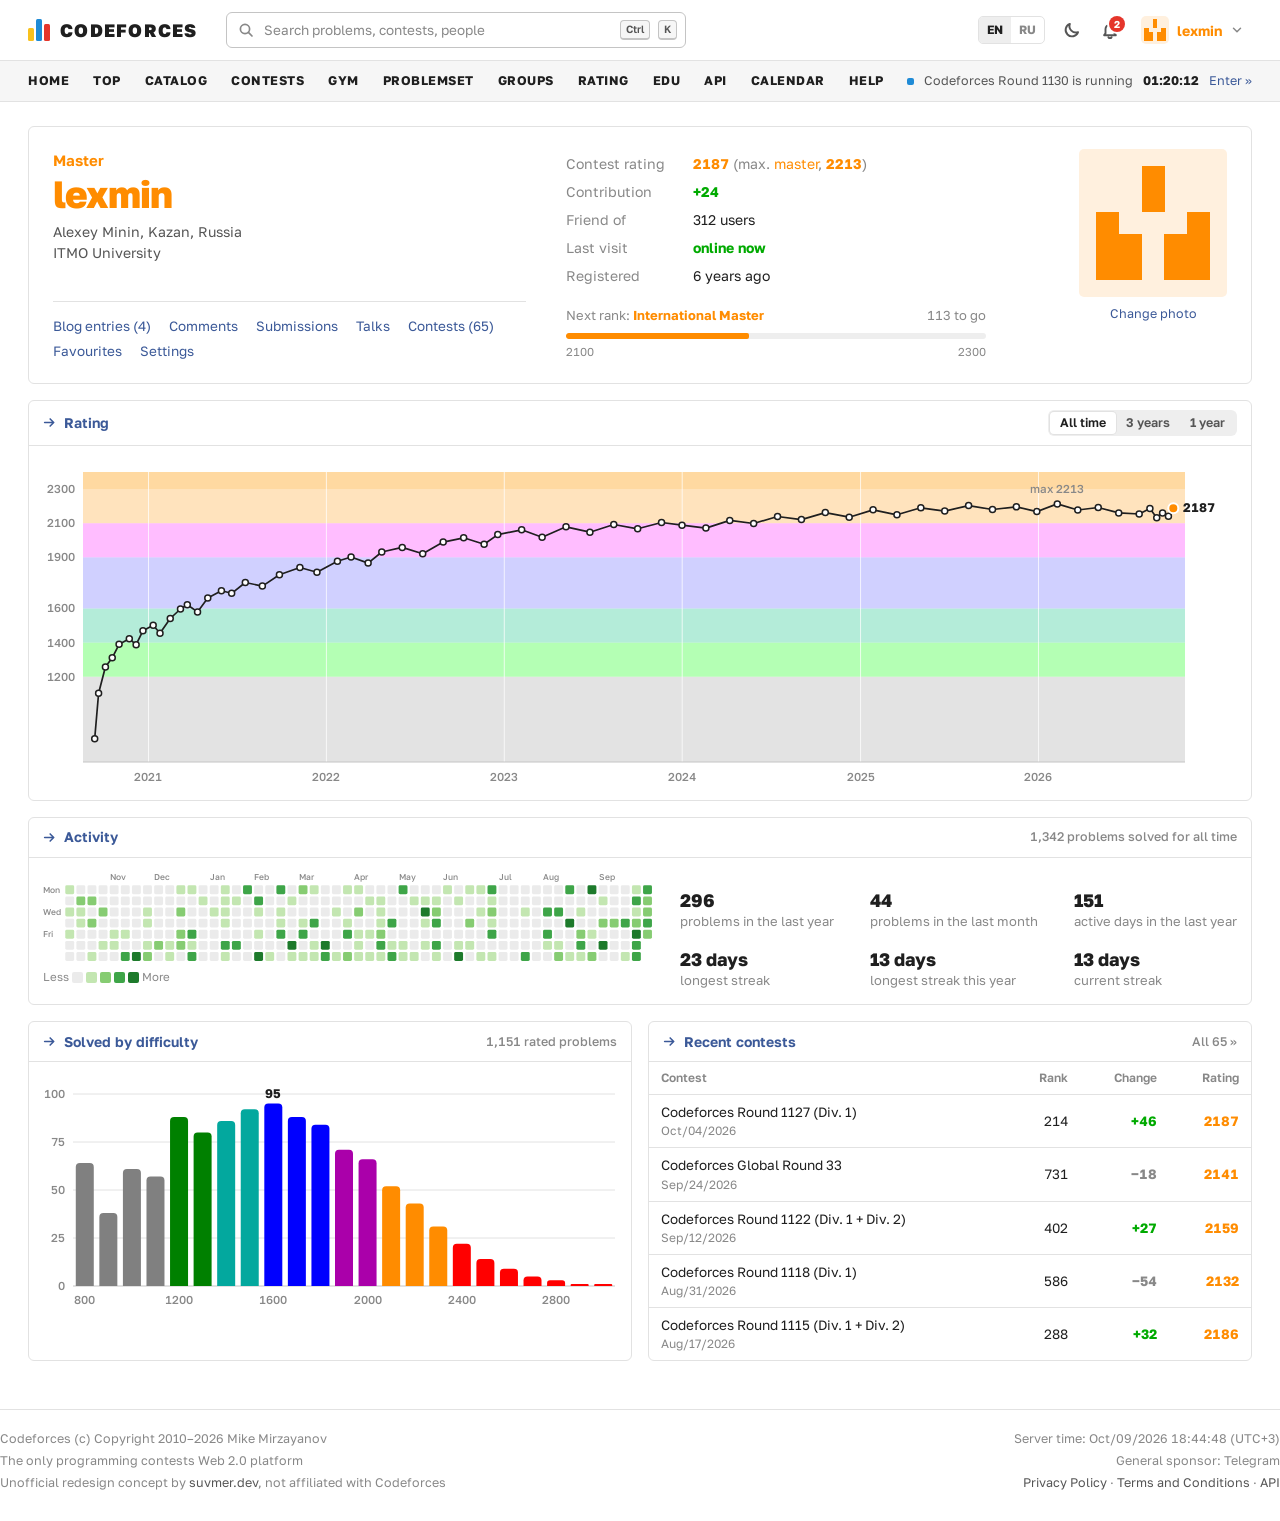
<file: profile.html>
<!doctype html>
<html lang="en">
<head>
<meta charset="utf-8">
<meta name="viewport" content="width=device-width, initial-scale=1">
<title>lexmin — Codeforces</title>
<link rel="stylesheet" href="assets/cf.css">
<script src="assets/shell.js"></script>
</head>
<body data-page="profile">
<div id="top"></div>

<main class="wrap page">
  <section class="pf-head">
    <div class="pf-main">
      <div class="pf-rank r-master">Master</div>
      <h1 class="pf-handle r-master">lexmin</h1>
      <div class="pf-name">Alexey Minin, Kazan, Russia<br>ITMO University</div>
      <nav class="pf-links">
        <a href="#">Blog entries (4)</a><a href="#">Comments</a><a href="#">Submissions</a><a href="#">Talks</a>
        <a href="contests.html">Contests (65)</a><a href="#">Favourites</a><a href="#">Settings</a>
      </nav>
    </div>
    <div class="pf-facts">
      <dl class="facts">
        <dt>Contest rating</dt><dd><b class="r-master tnum">2187</b> <span class="muted">(max. <span class="r-master">master</span>, <b class="r-master tnum">2213</b>)</span></dd>
        <dt>Contribution</dt><dd><b class="pos">+24</b></dd>
        <dt>Friend of</dt><dd>312 users</dd>
        <dt>Last visit</dt><dd><span class="ok">online now</span></dd>
        <dt>Registered</dt><dd>6 years ago</dd>
      </dl>
      <div class="next-rank">
        <div class="nr-top"><span>Next rank: <b class="r-im">International Master</b></span><span class="tnum">113 to go</span></div>
        <div class="bar"><i style="width:43.5%;background:var(--r-master)"></i></div>
        <div class="nr-scale tnum"><span>2100</span><span>2300</span></div>
      </div>
    </div>
    <div class="ava-col">
      <span class="ava ava-big" data-ava="lexmin"></span>
      <div class="ava-cap"><a href="#">Change photo</a></div>
    </div>
  </section>

  <section class="box" style="margin-top:16px">
    <h2 class="cap">Rating
      <span class="cap-x chart-tools">
        <span class="seg" id="range"><button data-r="all" class="on">All time</button><button data-r="3">3 years</button><button data-r="1">1 year</button></span>
      </span>
    </h2>
    <div class="box-body"><div class="chart" id="rating"><div class="tip" id="rating-tip"></div></div></div>
  </section>

  <section class="box" style="margin-top:16px">
    <h2 class="cap">Activity <span class="cap-x tnum">1,342 problems solved for all time</span></h2>
    <div class="heat-wrap">
      <div>
        <div class="chart" id="heat"><div class="tip" id="heat-tip"></div></div>
        <div class="heat-legend">Less <i style="background:var(--heat-0)"></i><i style="background:var(--heat-1)"></i><i style="background:var(--heat-2)"></i><i style="background:var(--heat-3)"></i><i style="background:var(--heat-4)"></i> More</div>
      </div>
      <div class="streaks" id="streaks"></div>
    </div>
  </section>

  <div class="pf-grid2" style="margin-top:16px">
    <section class="box">
      <h2 class="cap">Solved by difficulty <span class="cap-x tnum" id="rated-count"></span></h2>
      <div class="box-body"><div class="chart" id="diff"><div class="tip" id="diff-tip"></div></div></div>
    </section>
    <section class="box">
      <h2 class="cap">Recent contests <a class="cap-x" href="contests.html">All 65 »</a></h2>
      <table class="tbl">
        <thead><tr><th>Contest</th><th class="num">Rank</th><th class="num">Change</th><th class="num">Rating</th></tr></thead>
        <tbody id="recent"></tbody>
      </table>
    </section>
  </div>
</main>

<div id="bottom"></div>
<script src="assets/profile.js"></script>
</body>
</html>
</file>
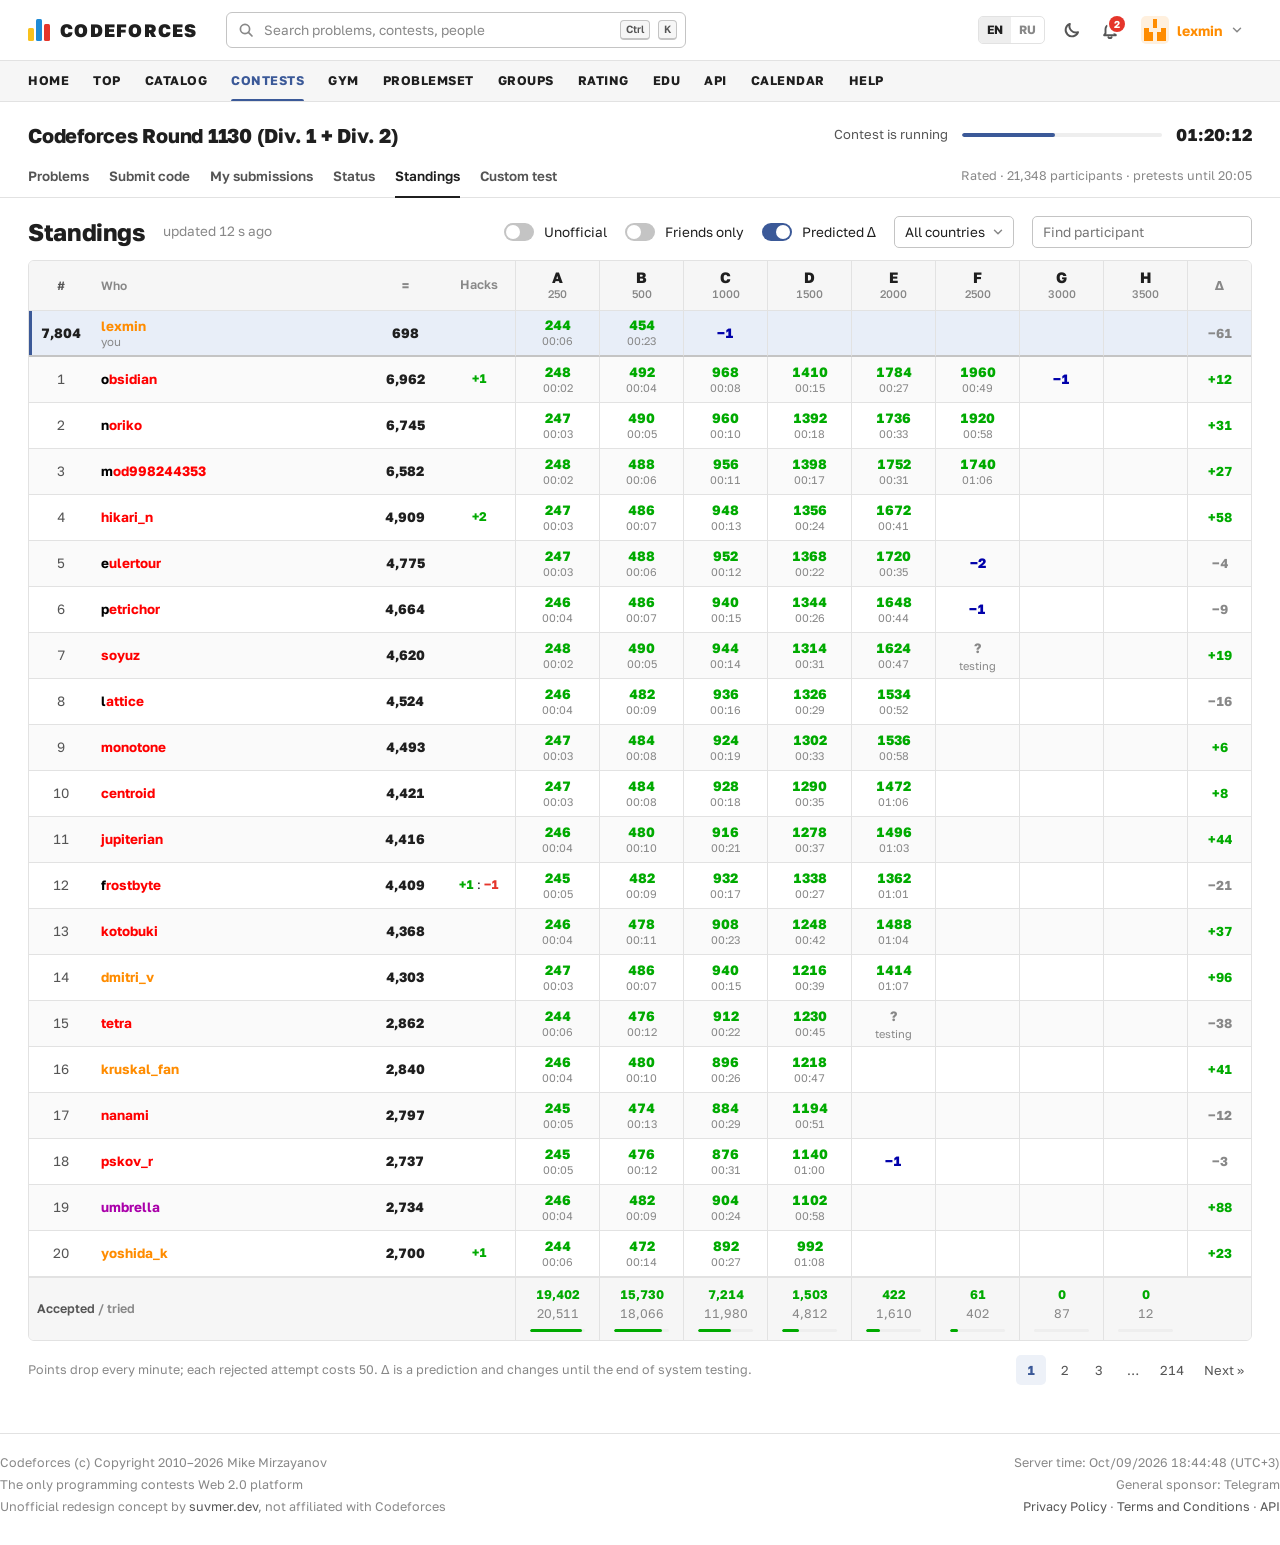
<file: standings.html>
<!doctype html>
<html lang="en">
<head>
<meta charset="utf-8">
<meta name="viewport" content="width=device-width, initial-scale=1">
<title>Standings — Codeforces Round 1130</title>
<link rel="stylesheet" href="assets/cf.css">
<script src="assets/shell.js"></script>
</head>
<body data-page="contests" data-live="off">
<div id="top"></div>

<section class="cbar"><div class="wrap">
  <div class="cbar-top">
    <h1 class="cbar-name"><a href="contests.html">Codeforces Round 1130 (Div. 1 + Div. 2)</a></h1>
    <div class="phase">
      <span>Contest is running</span>
      <span class="bar"><i style="width:46.5%"></i></span>
      <b data-left="4813">01:20:13</b>
    </div>
  </div>
  <nav class="subnav" aria-label="Contest">
    <a href="problem.html">Problems</a>
    <a href="#">Submit code</a>
    <a href="#">My submissions</a>
    <a href="#">Status</a>
    <a class="on" href="standings.html">Standings</a>
    <a href="#">Custom test</a>
    <span class="meta">Rated · 21,348 participants · pretests until 20:05</span>
  </nav>
</div></section>

<main class="wrap page" style="padding-top:0">
  <div class="st-tools">
    <h2 class="page-title">Standings</h2>
    <span class="page-sub tnum">updated 12 s ago</span>
    <label class="switch push"><input type="checkbox"><span class="track"></span>Unofficial</label>
    <label class="switch"><input type="checkbox"><span class="track"></span>Friends only</label>
    <label class="switch"><input type="checkbox" checked><span class="track"></span>Predicted Δ</label>
    <select class="select" aria-label="Country"><option>All countries</option></select>
    <input class="input" placeholder="Find participant" aria-label="Find participant">
  </div>

  <div class="st-box">
    <table class="st">
      <thead id="head"></thead>
      <tbody id="rows"></tbody>
      <tfoot id="foot"></tfoot>
    </table>
  </div>

  <div class="st-foot">
    <span class="tnum">Points drop every minute; each rejected attempt costs 50. Δ is a prediction and changes until the end of system testing.</span>
    <nav class="pager"><span class="on">1</span><a href="#">2</a><a href="#">3</a><span>…</span><a href="#">214</a><a href="#">Next »</a></nav>
  </div>
</main>

<div id="bottom"></div>

<script>
document.addEventListener('DOMContentLoaded', () => {
  const P = [['A', 250], ['B', 500], ['C', 1000], ['D', 1500], ['E', 2000], ['F', 2500], ['G', 3000], ['H', 3500]];
  // cell: minute | [minute, rejected] | -rejected | '?' (testing) | null
  const ROWS = [
    ['obsidian',     [1, 0], +12, [2, 4, 8, 15, 27, [49, 1], -1, null]],
    ['noriko',       [0, 0], +31, [3, 5, 10, 18, 33, 58, null, null]],
    ['mod998244353', [0, 0], +27, [2, 6, 11, 17, 31, [66, 2], null, null]],
    ['eulertour',    [0, 0], -4,  [3, 6, 12, 22, 35, -2, null, null]],
    ['hikari_n',     [2, 0], +58, [3, 7, 13, 24, 41, null, null, null]],
    ['petrichor',    [0, 0], -9,  [4, 7, 15, 26, 44, -1, null, null]],
    ['soyuz',        [0, 0], +19, [2, 5, 14, 31, 47, '?', null, null]],
    ['lattice',      [0, 0], -16, [4, 9, 16, 29, [52, 1], null, null, null]],
    ['monotone',     [0, 0], +6,  [3, 8, 19, 33, 58, null, null, null]],
    ['frostbyte',    [1, 1], -21, [5, 9, 17, 27, [61, 3], null, null, null]],
    ['jupiterian',   [0, 0], +44, [4, 10, 21, 37, 63, null, null, null]],
    ['centroid',     [0, 0], +8,  [3, 8, 18, 35, 66, null, null, null]],
    ['kotobuki',     [0, 0], +37, [4, 11, 23, 42, 64, null, null, null]],
    ['dmitri_v',     [0, 0], +96, [3, 7, 15, [39, 1], [67, 1], null, null, null]],
    ['tetra',        [0, 0], -38, [6, 12, 22, 45, '?', null, null, null]],
    ['kruskal_fan',  [0, 0], +41, [4, 10, 26, 47, null, null, null, null]],
    ['nanami',       [0, 0], -12, [5, 13, 29, 51, null, null, null, null]],
    ['umbrella',     [0, 0], +88, [4, 9, 24, [58, 1], null, null, null, null]],
    ['pskov_r',      [0, 0], -3,  [5, 12, 31, 60, -1, null, null, null]],
    ['yoshida_k',    [1, 0], +23, [6, 14, 27, [68, 2], null, null, null, null]],
  ];
  const ME = ['lexmin', [0, 0], -61, [6, 23, -1, null, null, null, null, null], 7804];

  const pad = CF.pad;
  const points = (max, m, w) => Math.max(Math.round(max * 0.3), max - Math.floor(max * m / 250) - 50 * w);
  const cell = (c, max) => {
    if (c == null) return '<td class="c"></td>';
    if (c === '?') return '<td class="c" title="Testing on pretests"><span class="pend">?</span><span class="t">testing</span></td>';
    if (typeof c === 'number' && c < 0) return `<td class="c"><span class="fail">−${-c}</span></td>`;
    const [m, w] = Array.isArray(c) ? c : [c, 0];
    return `<td class="c" title="${w ? `${w} rejected before` : 'First try'}"><span class="pts">${points(max, m, w)}</span><span class="t">${pad(Math.floor(m / 60))}:${pad(m % 60)}</span></td>`;
  };
  const score = ([, [hp, hm], , cells]) => cells.reduce((s, c, i) => {
    if (c == null || c === '?' || (typeof c === 'number' && c < 0)) return s;
    const [m, w] = Array.isArray(c) ? c : [c, 0];
    return s + points(P[i][1], m, w);
  }, 0) + 100 * hp - 50 * hm;
  const hacks = ([hp, hm]) => hp || hm ? `${hp ? `<span class="plus">+${hp}</span>` : ''}${hp && hm ? ' : ' : ''}${hm ? `<span class="minus">−${hm}</span>` : ''}` : '';
  const delta = d => `<td class="pd"><span class="delta ${d > 0 ? 'pos' : 'neg'}">${d > 0 ? '+' : '−'}${Math.abs(d)}</span></td>`;
  const row = (r, rank, cls = '') => `
    <tr class="${cls}">
      <td class="rk">${rank.toLocaleString('en-US')}</td>
      <td class="who"><a class="u">${r[0]}</a>${cls === 'you' ? '<span class="sub">you</span>' : ''}</td>
      <td class="sc">${score(r).toLocaleString('en-US')}</td>
      <td class="hk">${hacks(r[1])}</td>
      ${r[3].map((c, i) => cell(c, P[i][1])).join('')}
      ${delta(r[2])}
    </tr>`;

  document.getElementById('head').innerHTML = `<tr>
    <th class="rk">#</th><th class="who">Who</th><th class="sc">=</th><th class="hk">Hacks</th>
    ${P.map(([l, v]) => `<th class="p"><a href="problem.html">${l}</a><small>${v}</small></th>`).join('')}
    <th class="pd">Δ</th></tr>`;

  const sorted = [...ROWS].sort((a, b) => score(b) - score(a));
  document.getElementById('rows').innerHTML = row(ME, ME[4], 'you') + sorted.map((r, i) => row(r, i + 1)).join('');
  CF.decorate(document.getElementById('rows'));

  const ACC = [19402, 15730, 7214, 1503, 422, 61, 0, 0];
  const TRI = [20511, 18066, 11980, 4812, 1610, 402, 87, 12];
  const f = n => n.toLocaleString('en-US');
  document.getElementById('foot').innerHTML = `
    <tr><td class="lbl" colspan="4">Accepted <span class="muted">/ tried</span></td>
      ${ACC.map((a, i) => `<td class="c"><span class="acc">${f(a)}</span><span class="tri">${f(TRI[i])}</span><div class="bar"><i style="width:${(a / TRI[i] * 100).toFixed(1)}%"></i></div></td>`).join('')}
      <td></td></tr>`;
});
</script>
</body>
</html>
</file>
<file: assets/cf.css>
/*
  Codeforces — redesign concept.
  Kept from codeforces.com: rank colors, verdict colors (#0a0 / #00a), #3b5998 captions,
  the "→" box captions, solved/attempted row tints, rating-graph bands, prettify code colors,
  the three logo bars. Everything else is new.
*/

@font-face {
  font-family: "Golos Text"; font-style: normal; font-weight: 400 900; font-display: swap;
  src: url(fonts/golos-latin.woff2) format("woff2");
  unicode-range: U+0000-00FF, U+0131, U+0152-0153, U+02BB-02BC, U+02C6, U+02DA, U+02DC, U+0304, U+0308, U+0329, U+2000-206F, U+20AC, U+2122, U+2191, U+2193, U+2212, U+2215, U+FEFF, U+FFFD;
}
@font-face {
  font-family: "Golos Text"; font-style: normal; font-weight: 400 900; font-display: swap;
  src: url(fonts/golos-latin-ext.woff2) format("woff2");
  unicode-range: U+0100-02BA, U+02BD-02C5, U+02C7-02CC, U+02CE-02D7, U+02DD-02FF, U+1D00-1DBF, U+1E00-1E9F, U+1EF2-1EFF, U+2020, U+20A0-20AB, U+20AD-20C0, U+2113, U+2C60-2C7F, U+A720-A7FF;
}
@font-face {
  font-family: "Golos Text"; font-style: normal; font-weight: 400 900; font-display: swap;
  src: url(fonts/golos-cyrillic.woff2) format("woff2");
  unicode-range: U+0301, U+0400-045F, U+0490-0491, U+04B0-04B1, U+2116;
}
@font-face {
  font-family: "JetBrains Mono"; font-style: normal; font-weight: 400 700; font-display: swap;
  src: url(fonts/jbmono-latin.woff2) format("woff2");
}

/* ---------- tokens ---------- */

:root {
  color-scheme: light;
  --wrap: 1320px;

  --bg: #ffffff;
  --bg-soft: #f6f6f6;
  --bg-sunk: #eeeeee;
  --zebra: #fafafa;
  --line: #e2e2e2;
  --line-strong: #c4c4c4;
  --ink: #1f1f1f;
  --ink-2: #555555;
  --ink-3: #888888;

  --link: #3b5998;
  --link-strong: #2b4479;
  --link-tint: #edf1f8;
  --btn: #3b5998;
  --btn-hover: #324d85;

  --ok: #00aa00;
  --rej: #0000aa;
  --row-ok: #d4edc9;
  --row-rej: #ffe3e3;
  --row-me: #e8eef8;
  --ex-alt: #f1f1f1;

  --logo-y: #f8c11d;
  --logo-b: #1f8bd6;
  --logo-r: #e5352b;

  --r-newbie: #808080;
  --r-pupil: #008000;
  --r-specialist: #03a89e;
  --r-expert: #0000ff;
  --r-cm: #aa00aa;
  --r-master: #ff8c00;
  --r-gm: #ff0000;
  --r-lgm1: #000000;

  --band-newbie: #cccccc;
  --band-pupil: #77ff77;
  --band-specialist: #77ddbb;
  --band-expert: #aaaaff;
  --band-cm: #ff88ff;
  --band-master: #ffcc88;
  --band-im: #ffbb55;
  --band-gm: #ff7777;
  --band-igm: #ff3333;
  --band-lgm: #aa0000;
  --band-alpha: .55;

  --heat-0: #ebebeb;
  --heat-1: #c3e6b1;
  --heat-2: #86cc72;
  --heat-3: #3ea548;
  --heat-4: #1d7a2b;

  --code-bg: #fbfbfb;
  --tk-kwd: #000088;
  --tk-typ: #660066;
  --tk-str: #008800;
  --tk-lit: #006666;
  --tk-com: #880000;
  --tk-pp: #660066;

  --arrow: url("data:image/svg+xml,%3Csvg xmlns='http://www.w3.org/2000/svg' viewBox='0 0 16 16'%3E%3Cpath d='M2 8h11.2M8.8 3.6 13.2 8l-4.4 4.4' fill='none' stroke='%23000' stroke-width='1.9' stroke-linecap='round' stroke-linejoin='round'/%3E%3C/svg%3E");
}

:root[data-theme="dark"] {
  color-scheme: dark;
  --bg: #15171b;
  --bg-soft: #1c1f24;
  --bg-sunk: #24282e;
  --zebra: #181a1f;
  --line: #2c3037;
  --line-strong: #41464f;
  --ink: #e4e6e9;
  --ink-2: #a7acb4;
  --ink-3: #7d838c;

  --link: #8fabee;
  --link-strong: #b7c9f5;
  --link-tint: #1f2736;
  --btn: #4062a6;
  --btn-hover: #4b6fb6;

  --ok: #3ccb3c;
  --rej: #8d96ff;
  --row-ok: #182b1a;
  --row-rej: #33201f;
  --row-me: #1c2535;
  --ex-alt: #1f2228;

  --r-newbie: #9c9c9c;
  --r-pupil: #4bb74b;
  --r-specialist: #29c4b8;
  --r-expert: #7d88ff;
  --r-cm: #d168d1;
  --r-master: #ffa53e;
  --r-gm: #ff5b5b;
  --r-lgm1: #ffffff;
  --band-alpha: .24;

  --heat-0: #23272d;
  --heat-1: #1b4321;
  --heat-2: #22692b;
  --heat-3: #30a03c;
  --heat-4: #63d36c;

  --code-bg: #181b20;
  --tk-kwd: #8fa6ff;
  --tk-typ: #d19ad1;
  --tk-str: #7fcf7f;
  --tk-lit: #5ec4c4;
  --tk-com: #c98585;
  --tk-pp: #d19ad1;
}

/* ---------- base ---------- */

*, *::before, *::after { box-sizing: border-box; }
code, pre, kbd, .code, .diff { font-variant-ligatures: none; }
html { -webkit-text-size-adjust: 100%; text-size-adjust: 100%; }
body {
  margin: 0;
  background: var(--bg);
  color: var(--ink);
  font: 14px/1.5 "Golos Text", "Segoe UI", system-ui, sans-serif;
  -webkit-font-smoothing: antialiased;
}
a { color: var(--link); text-decoration: none; }
a:hover { text-decoration: underline; text-underline-offset: 2px; text-decoration-thickness: 1px; }
h1, h2, h3, h4 { margin: 0; font-weight: 700; }
p { margin: 0 0 12px; }
button, input, select, textarea { font: inherit; color: inherit; }
img, svg { display: block; }

.wrap { max-width: var(--wrap); margin: 0 auto; padding: 0 28px; }
.tnum { font-variant-numeric: tabular-nums; }
.muted { color: var(--ink-3); }
.soft { color: var(--ink-2); }
.ink { color: var(--ink); }
.nowrap { white-space: nowrap; }
.push { margin-left: auto; }
.sep { color: var(--line-strong); }
.only-m { display: none !important; }

.i {
  width: 16px; height: 16px; flex: none;
  fill: none; stroke: currentColor; stroke-width: 1.7; stroke-linecap: round; stroke-linejoin: round;
}
.i-sm { width: 14px; height: 14px; }

/* ---------- header ---------- */

.hdr-row { display: flex; align-items: center; gap: 28px; height: 60px; }

.logo { display: flex; align-items: center; gap: 10px; color: var(--ink); flex: none; }
.logo:hover { text-decoration: none; }
.logo-bars { display: flex; align-items: flex-end; gap: 2px; height: 22px; }
.logo-bars i { display: block; width: 6px; border-radius: 1.5px; }
.logo-bars i:nth-child(1) { height: 60%; background: var(--logo-y); }
.logo-bars i:nth-child(2) { height: 100%; background: var(--logo-b); }
.logo-bars i:nth-child(3) { height: 78%; background: var(--logo-r); }
.logo-word { font-size: 18px; font-weight: 800; letter-spacing: .07em; line-height: 1; }

.search-wrap { position: relative; flex: 0 1 460px; min-width: 0; }
.search-wrap.open { z-index: 61; }
.search {
  width: 100%; display: flex; align-items: center; gap: 8px;
  height: 36px; padding: 0 8px 0 11px;
  border: 1px solid var(--line-strong); border-radius: 6px; background: var(--bg);
  color: var(--ink-3); cursor: text;
}
.search:focus-within { border-color: var(--link); box-shadow: 0 0 0 3px var(--link-tint); }
.search input { flex: 1; min-width: 0; border: 0; outline: 0; background: transparent; color: var(--ink); font-size: 13.5px; }
.search input::placeholder { color: var(--ink-3); }
.search input::-webkit-search-cancel-button { -webkit-appearance: none; appearance: none; }

kbd {
  display: inline-block; min-width: 18px; padding: 2px 5px 1px;
  border: 1px solid var(--line-strong); border-bottom-width: 2px; border-radius: 4px;
  background: var(--bg-soft); color: var(--ink-2);
  font: 600 10.5px/1.3 "Golos Text", sans-serif; text-align: center;
}

.hdr-tools { margin-left: auto; display: flex; align-items: center; gap: 4px; }
.lang { display: flex; margin-right: 6px; border: 1px solid var(--line); border-radius: 5px; overflow: hidden; font-size: 12px; font-weight: 700; }
.lang a { padding: 4px 8px; color: var(--ink-3); }
.lang a:hover { text-decoration: none; color: var(--ink); }
.lang a.on { background: var(--bg-sunk); color: var(--ink); }

.icon-btn {
  position: relative; display: grid; place-items: center;
  width: 34px; height: 34px; border: 0; border-radius: 6px;
  background: transparent; color: var(--ink-2); cursor: pointer;
}
.icon-btn:hover { background: var(--bg-soft); color: var(--ink); }
.icon-btn .i { width: 18px; height: 18px; }
.icon-btn .badge {
  position: absolute; top: 3px; right: 2px; min-width: 16px; height: 16px; padding: 0 4px;
  border-radius: 8px; background: var(--logo-r); color: #fff;
  font: 700 10px/16px "Golos Text", sans-serif; text-align: center;
  box-shadow: 0 0 0 2px var(--bg);
}

:root[data-theme="dark"] .i-moon, :root:not([data-theme="dark"]) .i-sun { display: none; }

.ava { display: block; flex: none; border-radius: 5px; overflow: hidden; }
.ava svg { width: 100%; height: 100%; }

.acct { display: flex; align-items: center; gap: 8px; margin-left: 6px; padding: 4px 8px 4px 4px; border-radius: 6px; }
.acct:hover { background: var(--bg-soft); text-decoration: none; }
.acct .ava { width: 28px; height: 28px; }
.acct .i { color: var(--ink-3); width: 14px; height: 14px; }

/* main menu: the uppercase strip stays */
.menu { border-top: 1px solid var(--line); border-bottom: 1px solid var(--line); background: var(--bg-soft); }
.menu-row { display: flex; align-items: stretch; height: 40px; gap: 24px; }
.menu-list { display: flex; margin-left: -12px; overflow-x: auto; scrollbar-width: none; }
.menu-list::-webkit-scrollbar { display: none; }
.menu-list a {
  position: relative; display: flex; align-items: center; padding: 0 12px;
  color: var(--ink); font-size: 12.5px; font-weight: 700; letter-spacing: .04em; white-space: nowrap;
}
.menu-list a:hover { color: var(--link); text-decoration: none; }
.menu-list a.on { color: var(--link); }
.menu-list a.on::after {
  content: ""; position: absolute; left: 12px; right: 12px; bottom: -1px; height: 3px;
  background: var(--link); border-radius: 2px 2px 0 0;
}
.menu-live { margin-left: auto; display: flex; align-items: center; gap: 10px; font-size: 12.5px; color: var(--ink-2); white-space: nowrap; }
.menu-live b { color: var(--ink); font-weight: 700; font-variant-numeric: tabular-nums; }
.menu-live .dot { width: 7px; height: 7px; border-radius: 2px; background: var(--logo-b); }
.live-m { display: none; border-bottom: 1px solid var(--line); background: var(--link-tint); font-size: 13px; color: var(--ink-2); }
.live-m .wrap { display: flex; align-items: center; gap: 10px; height: 38px; }
.live-m b { color: var(--ink); font-variant-numeric: tabular-nums; }
.live-m .dot { width: 7px; height: 7px; border-radius: 2px; background: var(--logo-b); }
.live-m a { margin-left: auto; font-weight: 600; }

/* ---------- layout ---------- */

.page { padding-top: 24px; padding-bottom: 40px; }
.cols { display: grid; grid-template-columns: minmax(0, 1fr) 320px; gap: 32px; align-items: start; }
.aside > * + * { margin-top: 16px; }
.page-head { display: flex; align-items: flex-end; gap: 16px; margin-bottom: 14px; }
.page-title { font-size: 24px; font-weight: 750; letter-spacing: -.015em; line-height: 1.2; }
.page-sub { font-size: 13.5px; color: var(--ink-3); padding-bottom: 2px; }

/* ---------- boxes: the old roundbox ---------- */

.box { border: 1px solid var(--line); border-radius: 6px; background: var(--bg); }
.cap {
  display: flex; align-items: center; gap: 8px; min-height: 40px; padding: 9px 14px;
  border-bottom: 1px solid var(--line);
  color: var(--link); font-size: 14px; font-weight: 650; line-height: 1.3;
}
.cap::before {
  content: ""; width: 13px; height: 13px; flex: none; background: var(--link);
  -webkit-mask: var(--arrow) center / contain no-repeat; mask: var(--arrow) center / contain no-repeat;
}
.cap-x { margin-left: auto; color: var(--ink-3); font-size: 12.5px; font-weight: 500; }
a.cap-x:hover { color: var(--link); }
.box-body { padding: 12px 14px; }
.box-foot { display: flex; align-items: center; gap: 14px; padding: 9px 14px; border-top: 1px solid var(--line); font-size: 12.5px; }

.ar {
  display: inline-block; width: 11px; height: 11px; vertical-align: -1px; background: var(--ink-3);
  -webkit-mask: var(--arrow) center / contain no-repeat; mask: var(--arrow) center / contain no-repeat;
}

/* ---------- tables ---------- */

.tbl { width: 100%; border-collapse: collapse; font-size: 13.5px; }
.tbl th {
  padding: 7px 12px; text-align: left; white-space: nowrap;
  color: var(--ink-3); font-size: 12px; font-weight: 600;
  border-bottom: 1px solid var(--line);
}
.tbl td { padding: 7px 12px; border-bottom: 1px solid var(--line); vertical-align: middle; }
.tbl tbody tr:last-child td { border-bottom: 0; }
.tbl .num { text-align: right; font-variant-numeric: tabular-nums; }
.tbl.compact th, .tbl.compact td { padding: 6px 14px; }
.tbl.compact th:not(:first-child), .tbl.compact td:not(:first-child) { padding-left: 4px; }
.tbl.compact td { padding-top: 5px; padding-bottom: 5px; }
.tbl tbody tr:hover td { background: var(--zebra); }

/* ---------- users, verdicts ---------- */

.u { font-weight: 700; }
.r-newbie { color: var(--r-newbie); }
.r-pupil { color: var(--r-pupil); }
.r-specialist { color: var(--r-specialist); }
.r-expert { color: var(--r-expert); }
.r-cm { color: var(--r-cm); }
.r-master, .r-im { color: var(--r-master); }
.r-gm, .r-igm, .r-lgm { color: var(--r-gm); }
.lgm1 { color: var(--r-lgm1); }
.u.admin { color: var(--ink); }

.ok { color: var(--ok); font-weight: 700; }
.rej { color: var(--rej); font-weight: 700; }
.pos { color: var(--ok); font-weight: 700; }
.neg { color: var(--ink-3); font-weight: 700; }

/* ---------- controls ---------- */

.btn {
  display: inline-flex; align-items: center; justify-content: center; gap: 8px;
  height: 32px; padding: 0 14px; border: 1px solid var(--line-strong); border-radius: 5px;
  background: var(--bg); color: var(--ink); cursor: pointer;
  font-size: 13px; font-weight: 600; white-space: nowrap;
}
.btn:hover { text-decoration: none; border-color: var(--ink-3); }
.btn-p { background: var(--btn); border-color: var(--btn); color: #fff; }
.btn-p:hover { background: var(--btn-hover); border-color: var(--btn-hover); }
.btn kbd { background: transparent; border-color: currentColor; color: inherit; opacity: .65; }
.btn-sm { height: 28px; padding: 0 10px; font-size: 12.5px; }
.btn-ghost { border-color: transparent; background: transparent; color: var(--ink-2); }
.btn-ghost:hover { background: var(--bg-soft); border-color: transparent; color: var(--ink); }

.input, .select {
  height: 32px; width: 100%; padding: 0 10px;
  border: 1px solid var(--line-strong); border-radius: 5px; background: var(--bg);
  font-size: 13.5px; outline: 0;
}
.input:focus, .select:focus { border-color: var(--link); box-shadow: 0 0 0 3px var(--link-tint); }
.select {
  appearance: none; -webkit-appearance: none; padding-right: 28px; cursor: pointer;
  background-image: url("data:image/svg+xml,%3Csvg xmlns='http://www.w3.org/2000/svg' viewBox='0 0 16 16'%3E%3Cpath d='m4 6 4 4 4-4' fill='none' stroke='%23888' stroke-width='1.7' stroke-linecap='round' stroke-linejoin='round'/%3E%3C/svg%3E");
  background-repeat: no-repeat; background-position: right 8px center; background-size: 14px;
}
.label { display: block; margin-bottom: 6px; color: var(--ink-2); font-size: 12.5px; font-weight: 600; }

.check { display: flex; align-items: center; gap: 8px; font-size: 13.5px; cursor: pointer; }
.check input { width: 15px; height: 15px; margin: 0; accent-color: var(--link); }

.switch { display: flex; align-items: center; gap: 10px; font-size: 13.5px; cursor: pointer; user-select: none; }
.switch input { position: absolute; opacity: 0; pointer-events: none; }
.switch .track { position: relative; width: 30px; height: 18px; flex: none; border-radius: 9px; background: var(--line-strong); transition: background .15s; }
.switch .track::after {
  content: ""; position: absolute; top: 2px; left: 2px; width: 14px; height: 14px; border-radius: 50%;
  background: #fff; transition: transform .15s;
}
.switch input:checked + .track { background: var(--link); }
.switch input:checked + .track::after { transform: translateX(12px); }

.seg { display: inline-flex; padding: 2px; border-radius: 6px; background: var(--bg-sunk); }
.seg a, .seg button {
  padding: 3px 10px; border: 0; border-radius: 4px; background: transparent;
  color: var(--ink-2); font-size: 12.5px; font-weight: 600; cursor: pointer;
}
.seg a:hover { text-decoration: none; color: var(--ink); }
.seg .on { background: var(--bg); color: var(--ink); box-shadow: 0 0 0 1px var(--line); }

/* tag-box, like the original */
.tag {
  display: inline-flex; align-items: center; gap: 5px; height: 22px; padding: 0 7px;
  border: 1px solid var(--line); border-radius: 3px; background: var(--bg-soft);
  color: var(--ink-2); font-size: 12px; white-space: nowrap;
}
a.tag:hover { text-decoration: none; border-color: var(--line-strong); color: var(--ink); }
.tag.on { border-color: var(--link); background: var(--link-tint); color: var(--link); font-weight: 600; }
.tag .x { color: inherit; opacity: .6; font-size: 13px; line-height: 1; }
.tags { display: flex; flex-wrap: wrap; gap: 6px; }

.pager { display: flex; align-items: center; gap: 4px; font-size: 13px; }
.pager a, .pager span {
  display: grid; place-items: center; min-width: 30px; height: 30px; padding: 0 8px;
  border-radius: 5px; color: var(--ink-2); font-variant-numeric: tabular-nums;
}
.pager a:hover { background: var(--bg-soft); text-decoration: none; color: var(--ink); }
.pager .on { background: var(--link-tint); color: var(--link); font-weight: 700; }

/* ---------- home ---------- */

.feed-tabs { display: flex; align-items: center; gap: 2px; border-bottom: 1px solid var(--line); overflow-x: auto; scrollbar-width: none; }
.feed-tabs a { position: relative; padding: 0 12px 10px; white-space: nowrap; color: var(--ink-2); font-size: 13.5px; font-weight: 600; }
.feed-tabs a:first-child { padding-left: 0; }
.feed-tabs a:hover { color: var(--ink); text-decoration: none; }
.feed-tabs a.on { color: var(--ink); }
.feed-tabs a.on::after { content: ""; position: absolute; left: 12px; right: 12px; bottom: -1px; height: 2px; background: var(--ink); }
.feed-tabs a.on:first-child::after { left: 0; }

.post { padding: 26px 0 28px; border-bottom: 1px solid var(--line); }
.post-title { font-size: 22px; line-height: 1.28; font-weight: 700; letter-spacing: -.012em; }
.post-meta { margin-top: 6px; color: var(--ink-3); font-size: 13px; }
.post-meta .sep { margin: 0 4px; }
.post-meta .tag { height: 20px; margin-right: 2px; font-size: 11.5px; vertical-align: 1px; }

.prose { margin-top: 14px; max-width: 74ch; font-size: 15px; line-height: 1.65; }
.prose p { margin: 0 0 12px; }
.prose ul { margin: 0 0 12px; padding-left: 20px; }
.prose li { margin: 2px 0; }
.prose h4 { margin: 18px 0 8px; font-size: 15px; font-weight: 700; }
.prose code {
  padding: 1px 5px; border: 1px solid var(--line); border-radius: 3px; background: var(--bg-soft);
  font: 13px/1.4 "JetBrains Mono", ui-monospace, monospace;
}
.prose .more { font-weight: 600; }

.codeblock {
  margin: 4px 0 14px; padding: 12px 16px; overflow-x: auto;
  border: 1px solid var(--line); border-radius: 6px; background: var(--code-bg);
  font: 13px/1.6 "JetBrains Mono", ui-monospace, monospace; white-space: pre;
}

.spoiler { margin: 0 0 8px; border: 1px solid var(--line); border-radius: 5px; }
.spoiler > summary {
  display: flex; align-items: center; gap: 8px; padding: 6px 12px; list-style: none; cursor: pointer;
  color: var(--link); font-size: 13.5px; font-weight: 600;
}
.spoiler > summary::-webkit-details-marker { display: none; }
.spoiler > summary::before { content: "+"; width: 10px; color: var(--ink-3); font-weight: 700; }
.spoiler[open] > summary::before { content: "\2212"; }
.spoiler[open] > summary { border-bottom: 1px solid var(--line); }
.spoiler .sp { padding: 10px 12px 2px; font-size: 14.5px; }
.spoilers { display: flex; flex-wrap: wrap; gap: 8px; margin-bottom: 8px; }
.spoilers .spoiler { margin: 0; min-width: 132px; }
.spoilers .spoiler[open] { flex-basis: 100%; }

.post-foot {
  display: flex; align-items: stretch; height: 38px; margin-top: 18px;
  border: 1px solid var(--line); border-radius: 6px; background: var(--bg-soft);
  color: var(--ink-2); font-size: 13px;
}
.post-foot > * { display: flex; align-items: center; gap: 7px; padding: 0 12px; border-right: 1px solid var(--line); white-space: nowrap; }
.post-foot > .grow { flex: 1; min-width: 0; border-right: 0; }
.post-foot > :last-child { border-right: 0; }
.post-foot a { color: var(--ink-2); }
.post-foot a:hover { color: var(--link); }
.post-foot .grow a { overflow: hidden; text-overflow: ellipsis; }
.vote { gap: 2px !important; padding: 0 6px !important; }
.vote button {
  display: grid; place-items: center; width: 24px; height: 24px; border: 0; border-radius: 4px;
  background: transparent; color: var(--ink-3); cursor: pointer;
}
.vote button:hover { background: var(--bg-sunk); color: var(--ink); }
.vote b { min-width: 38px; text-align: center; font-variant-numeric: tabular-nums; }

/* sidebar widgets */
.watch { padding: 14px; }
.watch + .watch { border-top: 1px solid var(--line); }
.watch-k { display: flex; align-items: center; gap: 8px; color: var(--ink-3); font-size: 12.5px; }
.watch-k .dot { width: 7px; height: 7px; border-radius: 2px; background: var(--logo-b); }
.watch-k .dot.y { background: var(--logo-y); }
.watch-t { display: block; margin-top: 4px; color: var(--ink); font-weight: 650; line-height: 1.35; }
.clock { margin-top: 10px; font-size: 28px; font-weight: 750; letter-spacing: -.02em; line-height: 1; font-variant-numeric: tabular-nums; }
.clock small { margin-left: 4px; color: var(--ink-3); font-size: 13px; font-weight: 500; letter-spacing: 0; }
.bar { height: 4px; border-radius: 2px; background: var(--bg-sunk); overflow: hidden; }
.bar i { display: block; height: 100%; border-radius: 2px; background: var(--link); }
.watch .bar { margin-top: 12px; }
.watch-meta { display: flex; justify-content: space-between; margin-top: 6px; color: var(--ink-3); font-size: 12px; font-variant-numeric: tabular-nums; }
.watch-act { display: flex; align-items: center; gap: 12px; margin-top: 12px; font-size: 12.5px; color: var(--ink-3); }

.mebox { display: grid; grid-template-columns: 44px 1fr; gap: 12px; align-items: center; padding: 14px 14px 10px; }
.mebox .ava { width: 44px; height: 44px; }
.mebox-stats { font-size: 12.5px; color: var(--ink-3); line-height: 1.6; }
.mebox-stats b { color: var(--ink); font-variant-numeric: tabular-nums; }
.melinks { display: grid; grid-template-columns: 1fr 1fr; gap: 2px 12px; padding: 0 14px 14px; font-size: 13px; }

.find { display: flex; gap: 8px; padding: 12px 14px; }

.ra { list-style: none; margin: 0; padding: 4px 0; font-size: 13px; }
.ra li { padding: 6px 14px; line-height: 1.4; }
.ra li .ar { margin: 0 4px; }
.ra li a:not(.u) { color: var(--ink); }
.ra li a:not(.u):hover { color: var(--link); }

/* ---------- contest chrome (problem, standings) ---------- */

.cbar { border-bottom: 1px solid var(--line); }
.cbar-top { display: flex; align-items: center; gap: 24px; padding-top: 18px; }
.cbar-name { font-size: 20px; font-weight: 750; letter-spacing: -.012em; }
.cbar-name a { color: var(--ink); }
.phase { margin-left: auto; display: flex; align-items: center; gap: 14px; color: var(--ink-2); font-size: 13px; white-space: nowrap; }
.phase .bar { width: 200px; }
.phase b { color: var(--ink); font-size: 17px; font-weight: 750; font-variant-numeric: tabular-nums; }
.subnav { display: flex; align-items: center; margin: 8px 0 0 -10px; }
.subnav a { position: relative; padding: 8px 10px 11px; color: var(--ink-2); font-size: 13.5px; font-weight: 600; white-space: nowrap; }
.subnav a:hover { color: var(--ink); text-decoration: none; }
.subnav a.on { color: var(--ink); }
.subnav a.on::after { content: ""; position: absolute; left: 10px; right: 10px; bottom: -1px; height: 2px; background: var(--ink); }
.subnav .meta { margin-left: auto; padding-bottom: 3px; color: var(--ink-3); font-size: 12.5px; }

/* ---------- problemset ---------- */

.subnav-line { margin-bottom: 16px; border-bottom: 1px solid var(--line); }
.subnav-line .subnav { margin-top: 0; }
.ps-tools { display: flex; align-items: center; gap: 10px; margin-bottom: 12px; }
.ps-tools .input { width: 280px; }
.ps-tools .select { width: auto; }
.applied { display: flex; flex-wrap: wrap; align-items: center; gap: 6px; }

.ps th:first-child, .ps td:first-child { width: 34px; padding-right: 0; }
.ps td { height: 46px; }
.ps .pid { font-weight: 650; font-variant-numeric: tabular-nums; white-space: nowrap; }
.ps .pname a { color: var(--ink); font-weight: 550; }
.ps .pname a:hover { color: var(--link); }
.ps .ptags { margin-top: 1px; color: var(--ink-3); font-size: 12px; }
.ps .ptags a { color: var(--ink-3); }
.ps .ptags a:hover { color: var(--link); }
.ps .dval { font-weight: 700; font-variant-numeric: tabular-nums; }
.ps .solvedby { display: inline-flex; align-items: center; gap: 5px; color: var(--ink-2); }
.ps .solvedby .i { width: 13px; height: 13px; color: var(--ink-3); }
.ps tr.solved td { background: var(--row-ok); }
.ps tr.tried td { background: var(--row-rej); }
.ps tr.solved td, .ps tr.tried td { border-bottom-color: var(--bg); }
.st-ic { display: grid; place-items: center; width: 18px; height: 18px; }
.st-ic .i { width: 15px; height: 15px; stroke-width: 2.2; }
.st-ic.ok { color: var(--ok); }
.st-ic.rej { color: var(--rej); }

.dstrip { position: relative; margin: 14px 7px 6px; }
.dstrip-segs { display: flex; gap: 2px; height: 10px; }
.dstrip-segs i { flex: 1; border-radius: 1px; }
.dstrip-segs i.off { opacity: .2; }
.dstrip .knob {
  position: absolute; top: 50%; width: 16px; height: 16px; margin: -8px 0 0 -8px;
  border: 2px solid var(--ink); border-radius: 50%; background: var(--bg);
}
.drange { display: grid; grid-template-columns: 1fr auto 1fr; gap: 8px; align-items: center; }
.drange .input { text-align: center; font-variant-numeric: tabular-nums; font-weight: 600; }
.fgroup { padding: 14px; }
.fgroup + .fgroup { border-top: 1px solid var(--line); }
.fgroup .label { display: flex; justify-content: space-between; }
.fgroup .label span { color: var(--ink-3); font-weight: 500; }
.fstack { display: grid; gap: 10px; }

.cov { display: grid; grid-template-columns: 76px 1fr auto; gap: 6px 10px; align-items: center; padding: 12px 14px; font-size: 12.5px; }
.cov .rng { font-weight: 650; font-variant-numeric: tabular-nums; }
.cov .bar { height: 6px; }
.cov .cnt { text-align: right; color: var(--ink-2); font-variant-numeric: tabular-nums; }
.cov-sum { display: flex; align-items: baseline; gap: 6px; padding: 12px 14px 0; font-size: 13px; color: var(--ink-3); }
.cov-sum b { color: var(--ink); font-size: 20px; font-weight: 750; letter-spacing: -.01em; }

.attempts { list-style: none; margin: 0; padding: 4px 0; font-size: 13px; }
.attempts li { display: flex; align-items: center; gap: 8px; padding: 5px 14px; }
.attempts .pid { width: 46px; font-weight: 650; font-variant-numeric: tabular-nums; }
.attempts a.nm { flex: 1; min-width: 0; overflow: hidden; text-overflow: ellipsis; white-space: nowrap; color: var(--ink); }

/* ---------- problem ---------- */

.pstrip { display: flex; gap: 6px; margin-top: 18px; }
.pstrip a {
  display: flex; flex-direction: column; align-items: center; justify-content: center;
  width: 60px; height: 48px; border: 1px solid var(--line); border-radius: 6px; color: var(--ink);
}
.pstrip a:hover { text-decoration: none; border-color: var(--line-strong); }
.pstrip b { font-size: 16px; line-height: 1; }
.pstrip small { margin-top: 4px; color: var(--ink-3); font-size: 11px; font-variant-numeric: tabular-nums; }
.pstrip a.solved { background: var(--row-ok); border-color: var(--row-ok); }
.pstrip a.tried { background: var(--row-rej); border-color: var(--row-rej); }
.pstrip a.on { border-color: var(--link); box-shadow: inset 0 0 0 1px var(--link); }
.pstrip .note { margin-left: auto; align-self: flex-end; color: var(--ink-3); font-size: 12.5px; }

.pgrid { display: grid; grid-template-columns: minmax(0, 1fr) 560px; gap: 36px; align-items: start; margin-top: 22px; }
.statement { max-width: 740px; }
.p-headline { display: flex; align-items: flex-start; gap: 12px; }
.p-title { font-size: 28px; font-weight: 750; letter-spacing: -.02em; line-height: 1.15; }
.p-actions { margin-left: auto; display: flex; gap: 2px; }
.limits { display: flex; flex-wrap: wrap; gap: 4px 20px; margin-top: 12px; padding-bottom: 16px; border-bottom: 1px solid var(--line); color: var(--ink-3); font-size: 13px; }
.limits b { color: var(--ink); font-weight: 600; }
.statement .prose { max-width: none; font-size: 15.5px; line-height: 1.7; margin-top: 16px; }
.sec-h { margin: 26px 0 8px; font-size: 17px; font-weight: 750; letter-spacing: -.01em; }

/* math: real statements use MathJax; a math face keeps that look */
.mx { font-family: "Cambria Math", "STIX Two Math", "Latin Modern Math", "Times New Roman", serif; font-size: 1.1em; white-space: nowrap; }
.mx i, i.v { font-family: "Cambria Math", "STIX Two Math", "Latin Modern Math", "Times New Roman", serif; font-style: italic; }
i.v { font-size: 1.1em; }
.mx sub, .mx sup { font-size: .72em; }

.ex { display: grid; grid-template-columns: 1fr 1fr; border: 1px solid var(--line); border-radius: 6px; overflow: hidden; }
.ex + .ex { margin-top: 12px; }
.ex-col { min-width: 0; }
.ex-col + .ex-col { border-left: 1px solid var(--line); }
.ex-h {
  display: flex; align-items: center; justify-content: space-between; height: 34px; padding: 0 6px 0 12px;
  border-bottom: 1px solid var(--line); background: var(--bg-soft);
  color: var(--ink-2); font-size: 12.5px; font-weight: 650;
}
.copy {
  display: inline-flex; align-items: center; gap: 5px; height: 24px; padding: 0 8px;
  border: 0; border-radius: 4px; background: transparent; color: var(--ink-3);
  font-size: 12px; font-weight: 600; cursor: pointer;
}
.copy:hover { background: var(--bg-sunk); color: var(--ink); }
.copy .i { width: 13px; height: 13px; }
.ex pre { margin: 0; padding: 8px 0; overflow-x: auto; font: 13px/1.6 "JetBrains Mono", ui-monospace, monospace; }
.ex pre span { display: block; padding: 0 12px; }
.ex pre span.alt { background: var(--ex-alt); }
.p-nav { display: flex; justify-content: space-between; margin-top: 28px; padding-top: 14px; border-top: 1px solid var(--line); font-size: 13.5px; font-weight: 600; }

.side { display: grid; gap: 16px; }
.ed { border: 1px solid var(--line); border-radius: 6px; overflow: hidden; background: var(--bg); }
.ed-top { display: flex; align-items: center; gap: 10px; padding: 8px 8px 8px 14px; border-bottom: 1px solid var(--line); }
.ed-top .t { color: var(--link); font-weight: 650; display: flex; align-items: center; gap: 8px; }
.ed-top .t::before {
  content: ""; width: 13px; height: 13px; background: var(--link);
  -webkit-mask: var(--arrow) center / contain no-repeat; mask: var(--arrow) center / contain no-repeat;
}
.ed-opts { display: flex; gap: 8px; padding: 10px 10px 0; }
.ed-opts .select { height: 30px; font-size: 13px; }
.code {
  display: grid; grid-template-columns: auto minmax(0, 1fr); margin: 10px; overflow: auto;
  border: 1px solid var(--line); border-radius: 5px; background: var(--code-bg);
  font: 12.5px/20px "JetBrains Mono", ui-monospace, monospace;
}
.code .ln { padding: 8px 10px 8px 12px; border-right: 1px solid var(--line); color: var(--ink-3); text-align: right; user-select: none; white-space: pre; }
.code pre { margin: 0; padding: 8px 14px; white-space: pre; font: inherit; color: var(--ink); }
.tk-kwd { color: var(--tk-kwd); }
.tk-typ { color: var(--tk-typ); }
.tk-str { color: var(--tk-str); }
.tk-lit { color: var(--tk-lit); }
.tk-com { color: var(--tk-com); }
.tk-pp { color: var(--tk-pp); }
.ed-act { display: flex; align-items: center; gap: 8px; padding: 0 10px 10px; }
.ed-act .hint { color: var(--ink-3); font-size: 12px; }

.runs { border-top: 1px solid var(--line); }
.runs-h { display: flex; align-items: center; justify-content: space-between; padding: 10px 14px 0; color: var(--ink-3); font-size: 12.5px; }
.run { display: grid; grid-template-columns: 18px minmax(0, 1fr) auto; gap: 4px 10px; padding: 10px 14px; align-items: start; font-size: 13.5px; }
.run + .run { border-top: 1px solid var(--line); }
.run .st-ic { margin-top: 1px; }
.run .tm { color: var(--ink-3); font-size: 12.5px; font-variant-numeric: tabular-nums; }
.run .why { color: var(--ink-2); font-size: 13px; }
.diff { grid-column: 2 / -1; display: grid; grid-template-columns: 52px 1fr 1fr; margin-top: 6px; border: 1px solid var(--line); border-radius: 5px; overflow: hidden; font: 12.5px/1.65 "JetBrains Mono", ui-monospace, monospace; }
.diff > div { padding: 1px 10px; border-top: 1px solid var(--line); }
.diff > .h { border-top: 0; background: var(--bg-soft); color: var(--ink-3); font: 600 11.5px/2 "Golos Text", sans-serif; }
.diff > .n { color: var(--ink-3); text-align: right; }
.diff > .bad { background: var(--row-rej); }

.subs { width: 100%; border-collapse: collapse; font-size: 13px; }
.subs td { padding: 7px 14px; border-bottom: 1px solid var(--line); white-space: nowrap; }
.subs td + td { padding-left: 0; }
.subs tr:last-child td { border-bottom: 0; }
.subs .tm { color: var(--ink-3); font-variant-numeric: tabular-nums; width: 44px; }
.subs .pl { font-weight: 700; width: 22px; }
.subs .res { white-space: normal; }
.subs .rt { text-align: right; color: var(--ink-3); font-variant-numeric: tabular-nums; }

.jury { padding: 12px 14px; font-size: 13.5px; line-height: 1.5; }
.jury + .jury { border-top: 1px solid var(--line); }
.jury time { display: block; margin-bottom: 2px; color: var(--ink-3); font-size: 12px; font-variant-numeric: tabular-nums; }

/* ---------- standings ---------- */

.st-tools { display: flex; align-items: center; gap: 18px; margin: 18px 0 12px; }
.st-tools .input { width: 220px; }
.st-tools .select { width: auto; }
.st-box { border: 1px solid var(--line); border-radius: 6px; overflow: auto; }
.st { width: 100%; border-collapse: separate; border-spacing: 0; font-size: 13.5px; }
.st th {
  position: sticky; top: 0; z-index: 2; padding: 7px 8px; background: var(--bg-soft);
  border-bottom: 1px solid var(--line); color: var(--ink-3); font-size: 12px; font-weight: 600; text-align: center; white-space: nowrap;
}
.st th.p { width: 84px; border-left: 1px solid var(--line); }
.st th.p a { display: block; color: var(--ink); font-size: 15px; font-weight: 750; line-height: 1.2; }
.st th.p small { display: block; color: var(--ink-3); font-size: 11px; font-weight: 500; font-variant-numeric: tabular-nums; }
.st td { height: 46px; padding: 5px 8px; border-bottom: 1px solid var(--line); text-align: center; font-variant-numeric: tabular-nums; background: var(--bg); }
.st tbody tr:nth-child(even) td { background: var(--zebra); }
.st .rk { width: 64px; color: var(--ink-2); }
.st .who { text-align: left; min-width: 210px; }
.st .who .sub { display: block; color: var(--ink-3); font-size: 11.5px; font-weight: 400; line-height: 1.2; }
.st .sc { width: 76px; font-weight: 750; }
.st .hk { width: 72px; font-size: 12.5px; }
.st td.c { border-left: 1px solid var(--line); }
.st .pd { width: 64px; border-left: 1px solid var(--line); }
.st td.pd .delta { font-size: 13px; }
.st .rk, .st .who { position: sticky; z-index: 1; }
.st td.rk, .st th.rk { left: 0; }
.st td.who, .st th.who { left: 64px; }
.st th.rk, .st th.who { z-index: 3; text-align: left; }
.st th.rk { text-align: center; }
.c .pts { display: block; color: var(--ok); font-weight: 750; line-height: 1.25; }
.c .t { display: block; color: var(--ink-3); font-size: 11px; line-height: 1.25; }
.c .fail { color: var(--rej); font-weight: 750; }
.c .pend { color: var(--ink-3); font-weight: 750; }
.st tr.you td { background: var(--row-me); }
.st tr.you td.rk { box-shadow: inset 3px 0 0 var(--link); color: var(--ink); font-weight: 750; }
.st tr.you td { border-bottom: 2px solid var(--line-strong); }
.st tr.gap td { height: 26px; padding: 0; background: var(--bg-soft); color: var(--ink-3); font-size: 12px; }
.hk .plus { color: var(--ok); font-weight: 700; }
.hk .minus { color: var(--logo-r); font-weight: 700; }
.st tfoot td { height: auto; padding: 8px; background: var(--bg-soft); border-bottom: 0; border-top: 1px solid var(--line); font-size: 12.5px; }
.st tfoot tr + tr td { border-top: 0; padding-top: 0; }
.st tfoot .lbl { text-align: left; color: var(--ink-2); font-weight: 600; }
.acc { display: block; color: var(--ok); font-weight: 700; }
.tri { display: block; color: var(--ink-3); }
.st tfoot .bar { height: 3px; margin: 6px 6px 0; }
.st tfoot .bar i { background: var(--ok); }
.st-foot { display: flex; align-items: center; justify-content: space-between; margin-top: 14px; color: var(--ink-3); font-size: 12.5px; }

/* ---------- profile ---------- */

.pf { display: grid; grid-template-columns: minmax(0, 1fr) 320px; gap: 32px; align-items: start; }
.pf-head { display: grid; grid-template-columns: minmax(0, 1fr) minmax(0, 1fr) auto; gap: 40px; padding: 22px 24px; border: 1px solid var(--line); border-radius: 6px; }
.pf-main { display: flex; flex-direction: column; }
.pf-main .pf-links { margin-top: auto; }
.pf-facts { padding-top: 4px; }
.pf-facts .facts { margin-top: 0; }
.next-rank { margin-top: 20px; max-width: 420px; font-size: 13px; color: var(--ink-3); }
.nr-top { display: flex; justify-content: space-between; margin-bottom: 7px; }
.next-rank .bar { height: 6px; border-radius: 3px; }
.nr-scale { display: flex; justify-content: space-between; margin-top: 5px; font-size: 11.5px; }
.pf-rank { font-size: 15px; font-weight: 650; }
.pf-handle { margin-top: 2px; font-size: 38px; font-weight: 800; letter-spacing: -.025em; line-height: 1.05; }
.pf-name { margin-top: 8px; color: var(--ink-2); }
.facts { display: grid; grid-template-columns: max-content 1fr; gap: 7px 28px; margin: 18px 0 0; font-size: 14px; }
.facts dt { color: var(--ink-3); }
.facts dd { margin: 0; }
.pf-links { display: flex; flex-wrap: wrap; gap: 4px 18px; margin-top: 18px; padding-top: 14px; border-top: 1px solid var(--line); font-size: 13.5px; }
.ava-big { width: 148px; height: 148px; }
.ava-cap { margin-top: 8px; text-align: center; font-size: 12.5px; }

.chart { position: relative; }
.chart svg { width: 100%; height: auto; overflow: visible; }
.chart-tools { display: flex; align-items: center; gap: 12px; }
.ax { fill: var(--ink-3); font: 500 11.5px "Golos Text", sans-serif; font-variant-numeric: tabular-nums; }
.ax-strong { fill: var(--ink); font: 700 12.5px "Golos Text", sans-serif; font-variant-numeric: tabular-nums; }
.tip {
  position: absolute; z-index: 5; min-width: 210px; max-width: 280px; padding: 9px 11px;
  border: 1px solid var(--line-strong); border-radius: 6px; background: var(--bg);
  font-size: 12.5px; line-height: 1.45; pointer-events: none; opacity: 0;
}
.tip.on { opacity: 1; }
.tip .tv { font-size: 16px; font-weight: 750; font-variant-numeric: tabular-nums; }
.tip .tl { color: var(--ink-2); }
.tip .tm { color: var(--ink-3); font-variant-numeric: tabular-nums; }

.heat-wrap { display: grid; grid-template-columns: auto 1fr; gap: 28px; align-items: start; padding: 14px; }
.heat-legend { display: flex; align-items: center; gap: 3px; margin-top: 8px; color: var(--ink-3); font-size: 11.5px; }
.heat-legend i { width: 11px; height: 11px; border-radius: 2px; }
.heat-legend span { margin: 0 4px; }
.streaks { display: grid; grid-template-columns: repeat(3, max-content); gap: 18px 36px; align-content: start; padding-top: 18px; font-size: 13px; color: var(--ink-3); }
.streaks b { display: block; color: var(--ink); font-size: 18px; font-weight: 750; letter-spacing: -.01em; line-height: 1.2; }

.pf-grid2 { display: grid; grid-template-columns: minmax(0, 1fr) minmax(0, 1fr); gap: 16px; }
.delta { font-weight: 700; font-variant-numeric: tabular-nums; }

/* ---------- contests ---------- */

.ct td { height: 52px; }
.ct .cn a { color: var(--ink); font-weight: 600; }
.ct .cn a:hover { color: var(--link); }
.ct .cn .sub { display: block; margin-top: 1px; color: var(--ink-3); font-size: 12px; }
.ct .writers { max-width: 220px; font-size: 13px; line-height: 1.45; }
.ct .when { white-space: nowrap; font-variant-numeric: tabular-nums; }
.ct .when small { display: block; color: var(--ink-3); font-size: 12px; }
.ct .left b { font-variant-numeric: tabular-nums; font-weight: 700; }
.ct tr.running td { background: var(--link-tint); }
.reg { display: inline-flex; align-items: center; gap: 5px; color: var(--ink-2); font-variant-numeric: tabular-nums; white-space: nowrap; }
.reg .i { width: 13px; height: 13px; color: var(--ink-3); }
.mine { display: inline-flex; align-items: center; gap: 8px; font-size: 12.5px; white-space: nowrap; }
.mine .rkv { color: var(--ink-2); font-variant-numeric: tabular-nums; }
.ctype { display: inline-flex; align-items: center; height: 18px; padding: 0 6px; margin-left: 6px; border-radius: 3px; background: var(--bg-sunk); color: var(--ink-2); font-size: 11px; font-weight: 650; vertical-align: 1px; }

.cal { padding: 10px 14px 14px; }
.cal-h { display: flex; justify-content: space-between; align-items: center; margin-bottom: 6px; font-weight: 650; font-size: 13px; }
.cal-g { display: grid; grid-template-columns: repeat(7, 1fr); gap: 2px; text-align: center; font-size: 12px; font-variant-numeric: tabular-nums; }
.cal-g .dn { color: var(--ink-3); font-size: 11px; padding: 2px 0; }
.cal-g span { position: relative; padding: 5px 0; border-radius: 4px; color: var(--ink-2); }
.cal-g span.out { color: transparent; }
.cal-g span.today { background: var(--ink); color: var(--bg); font-weight: 700; }
.cal-g span.has::after { content: ""; position: absolute; left: 50%; bottom: 2px; width: 4px; height: 4px; margin-left: -2px; border-radius: 1px; background: var(--logo-b); }
.cal-g span.has.edu::after { background: var(--logo-y); }
.cal-g span.has.div1::after { background: var(--logo-r); }
.cal-key { display: flex; gap: 12px; margin-top: 10px; color: var(--ink-3); font-size: 11.5px; }
.cal-key i { display: inline-block; width: 7px; height: 7px; margin-right: 5px; border-radius: 1px; }

/* ---------- footer ---------- */

.ftr { margin-top: 8px; border-top: 1px solid var(--line); color: var(--ink-3); font-size: 12.5px; }
.ftr-row { display: flex; flex-wrap: wrap; justify-content: space-between; gap: 10px 32px; padding: 20px 0 28px; }
.ftr a { color: var(--ink-2); }
.ftr .line + .line { margin-top: 3px; }
.ftr-r { text-align: right; }

/* ---------- responsive ---------- */

@media (max-width: 1180px) {
  .pgrid { grid-template-columns: minmax(0, 1fr); }
  .statement { max-width: none; }
  .menu-live { display: none; }
  .live-m { display: block; }
}
@media (max-width: 1020px) {
  .cols, .pf { grid-template-columns: minmax(0, 1fr); }
  .pf-grid2 { grid-template-columns: minmax(0, 1fr); }
}
@media (max-width: 760px) {
  .wrap { padding: 0 16px; }
  .only-m { display: grid !important; }
  .no-m { display: none !important; }
  .hdr-row { gap: 10px; height: 54px; }
  .logo-word { font-size: 16px; }
  .search-wrap, .lang { display: none; }
  .acct { padding-right: 4px; }
  .acct > .u, .acct > .i { display: none; }
  .page { padding-top: 16px; }
  .post-title { font-size: 19px; }
  .prose { font-size: 15px; }
  .post-foot { height: auto; flex-wrap: wrap; }
  .post-foot > * { height: 36px; }
  .post-foot > .grow { display: none; }
  .cbar-top { flex-wrap: wrap; gap: 6px 16px; padding-top: 14px; }
  .cbar-name { font-size: 17px; width: 100%; }
  .phase { margin-left: 0; }
  .phase .bar { width: 120px; }
  .subnav { overflow-x: auto; scrollbar-width: none; margin-right: -16px; }
  .subnav .meta { display: none; }
  .pstrip { overflow-x: auto; margin-right: -16px; padding-right: 16px; }
  .pstrip a { flex: none; width: 52px; }
  .pstrip .note { display: none; }
  .p-title { font-size: 23px; }
  .p-actions { display: none; }
  .btn kbd { display: none; }
  .statement .prose { font-size: 15px; }
  .ex { grid-template-columns: minmax(0, 1fr); }
  .ex-col + .ex-col { border-left: 0; border-top: 1px solid var(--line); }
  .st-tools { flex-wrap: wrap; gap: 10px 16px; }
  .st-tools .input { width: 100%; }
  .st .who { min-width: 150px; }
  .st .sub { display: none !important; }
  .ps-tools { flex-wrap: wrap; }
  .ps-tools .input { width: 100%; }
  .ps .ptags { display: none; }
  .pf-head { grid-template-columns: minmax(0, 1fr); padding: 18px; }
  .pf-head .ava-col { order: -1; }
  .ava-big { width: 72px; height: 72px; }
  .ava-cap { display: none; }
  .pf-handle { font-size: 30px; }
  .heat-wrap { grid-template-columns: minmax(0, 1fr); overflow-x: auto; }
  .ftr-row { flex-direction: column; }
  .ftr-r { text-align: left; }
}

/* code: no ligatures (the font shorthands above would reset a softer rule) */
.code, .code pre, .codeblock, .ex pre, .diff, .prose code, kbd {
  font-variant-ligatures: none;
  font-feature-settings: "calt" 0, "liga" 0;
}

/* search dropdown */
.sx-dim { position: fixed; inset: 0; z-index: 60; background: rgba(12, 14, 18, .32); }
.search-wrap.open .search { border-color: var(--link); box-shadow: 0 0 0 3px var(--link-tint); }
.sx {
  position: absolute; top: calc(100% + 6px); left: 0; z-index: 62; width: 620px; max-height: 70vh; overflow: auto;
  border: 1px solid var(--line-strong); border-radius: 8px; background: var(--bg);
}
.sx-g { padding: 6px 0; }
.sx-g + .sx-g { border-top: 1px solid var(--line); }
.sx-gh { padding: 6px 14px 4px; color: var(--ink-3); font-size: 12px; font-weight: 600; }
.sx-item { display: flex; align-items: center; gap: 10px; min-height: 36px; padding: 6px 14px; color: var(--ink); font-size: 13.5px; }
.sx-item:hover { text-decoration: none; background: var(--bg-soft); }
.sx-item.on { background: var(--link-tint); box-shadow: inset 3px 0 0 var(--link); }
.sx-item .pid { flex: none; width: 48px; font-weight: 650; font-variant-numeric: tabular-nums; }
.sx-item .nm { flex: none; max-width: 340px; overflow: hidden; text-overflow: ellipsis; white-space: nowrap; }
.sx-item .meta { flex: 1; min-width: 0; overflow: hidden; text-align: right; text-overflow: ellipsis; white-space: nowrap; color: var(--ink-3); font-size: 12px; }
.sx-item .dv { flex: none; width: 38px; text-align: right; font-weight: 700; font-variant-numeric: tabular-nums; }
.sx-item .ava { width: 20px; height: 20px; border-radius: 4px; }
.sx-item .tag { height: 20px; }
.sx-foot { display: flex; gap: 18px; padding: 9px 14px; border-top: 1px solid var(--line); background: var(--bg-soft); color: var(--ink-3); font-size: 12px; }
.sx-foot span { display: inline-flex; align-items: center; gap: 4px; }
.sx-empty { padding: 18px 14px; color: var(--ink-3); }
mark { padding: 0 1px; border-radius: 2px; background: color-mix(in srgb, var(--logo-y) 48%, transparent); color: inherit; }
:root[data-theme="dark"] mark { background: color-mix(in srgb, var(--logo-y) 34%, transparent); }

/* editor: live editing, changed lines, testing */
.code pre[contenteditable] { outline: none; caret-color: var(--ink); }
.code:focus-within { border-color: var(--link); }
.code .ln span { display: block; margin-right: -10px; padding-right: 10px; }
.code .ln span.chg { color: var(--link); box-shadow: inset -3px 0 0 var(--link); }
.runs.busy { opacity: .45; }
.wait { color: var(--ink-3); }
.tprog { display: inline-block; width: 70px; height: 4px; margin-left: 10px; overflow: hidden; border-radius: 2px; background: var(--bg-sunk); vertical-align: middle; }
.tprog i { display: block; height: 100%; background: var(--ink-3); }
.subs tr.new td { background: var(--link-tint); }
</file>
